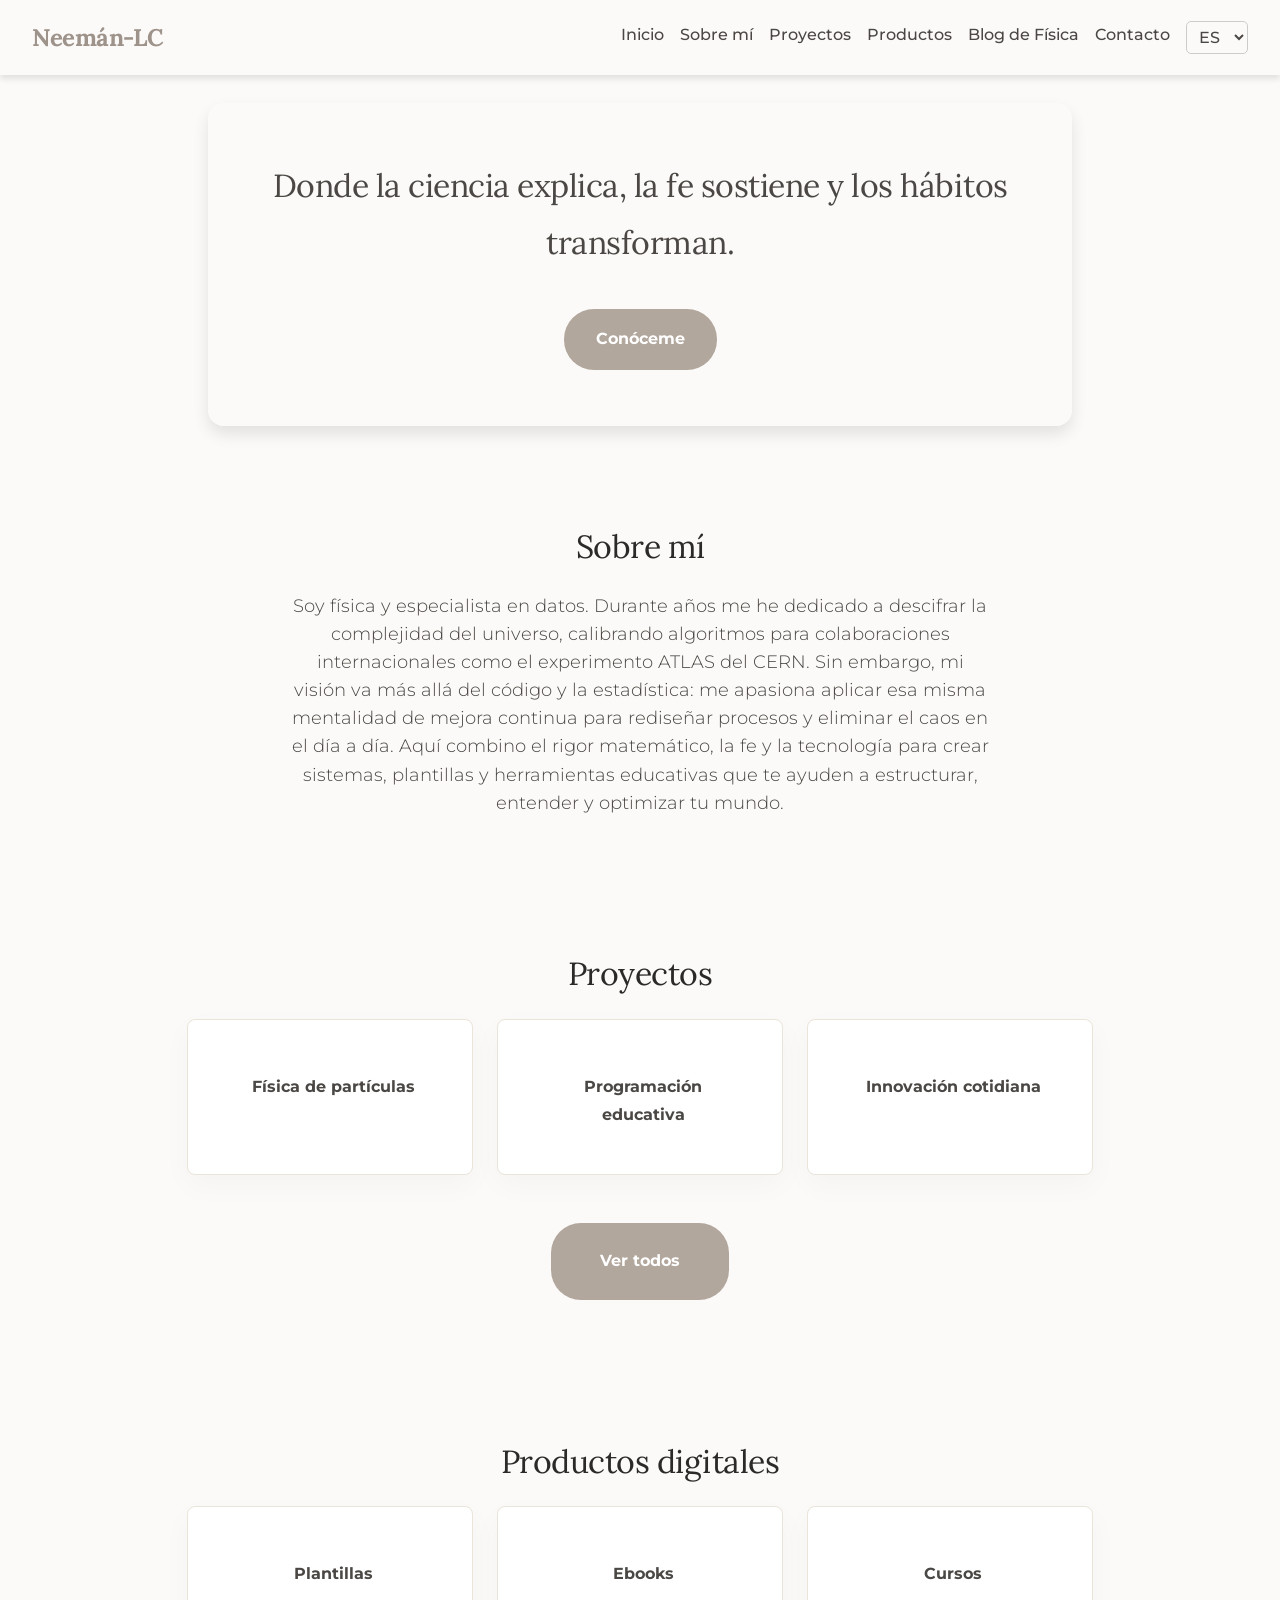
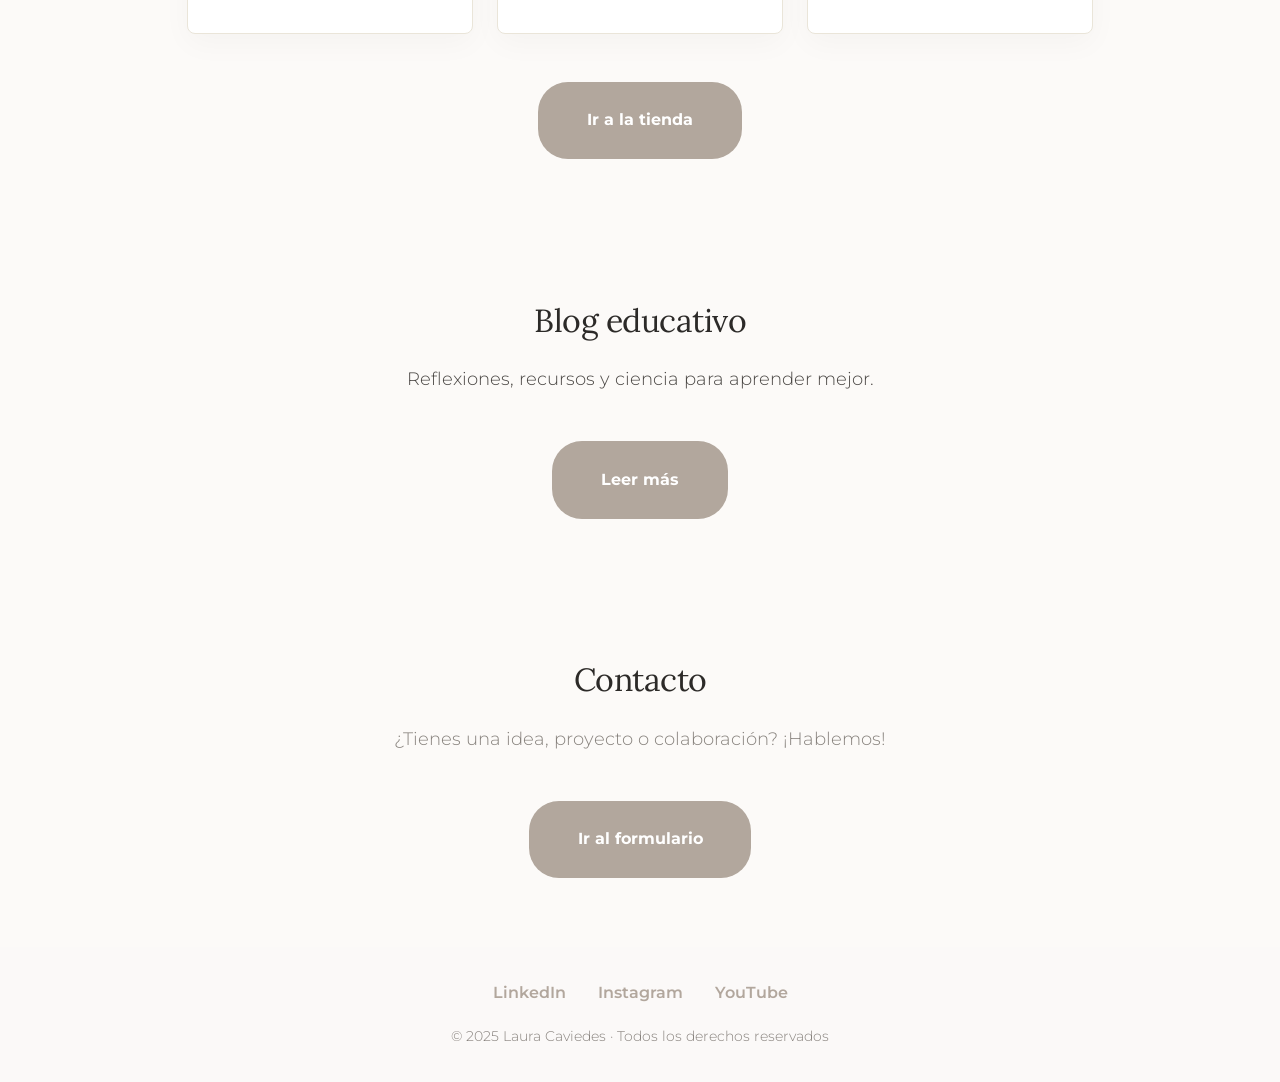
<file: index.html>
<!DOCTYPE html>
<html lang="es">
<head>
  <meta charset="UTF-8" />
  <meta name="viewport" content="width=device-width, initial-scale=1.0" />
  <title>Laura Caviedes</title>
  <link rel="stylesheet" href="CSS/style.css">
  <link rel="stylesheet" href="CSS/normalize.css">
  <link rel="icon" type="image/png" href="favicon.png" />
</head>
<body>
  <div id="navbar"></div>

  <header id="hero" class="hero">
    <div class="hero-content">
      <h1>Donde la ciencia explica, la fe sostiene y los hábitos transforman.</h1>
      <a href="#sobre-mi" class="btn-scroll">Conóceme</a>
    </div>
  </header>

  <section id="sobre-mi" class="section">
    <h2>Sobre mí</h2>
    <p>Soy física y especialista en datos. Durante años me he dedicado a descifrar la complejidad del universo, calibrando algoritmos para colaboraciones internacionales como el experimento ATLAS del CERN. Sin embargo, mi visión va más allá del código y la estadística: me apasiona aplicar esa misma mentalidad de mejora continua para rediseñar procesos y eliminar el caos en el día a día. Aquí combino el rigor matemático, la fe y la tecnología para crear sistemas, plantillas y herramientas educativas que te ayuden a estructurar, entender y optimizar tu mundo.</p>
    <!--<a href="sobre-mi.html" class="btn">Ver más</a> -->
  </section>

  <section id="proyectos" class="section">
    <h2>Proyectos</h2>
    <div class="card-container">
      <div class="card"><a href="navegador/proyectos.html#fisica" class="btn-card"> Física de partículas </a> </div>
      <div class="card"><a href="navegador/proyectos.html#simulaciones" class="btn-card"> Programación educativa </a> </div>
      <div class="card"><a href="navegador/proyectos.html#aplicada" class="btn-card"> Innovación cotidiana </a> </div>
    </div>
    <a href="navegador/proyectos.html" class="btn">Ver todos</a>
  </section>

  <section id="productos" class="section">
    <h2>Productos digitales</h2>
    <div class="card-container">
      <div class="card"><a href="navegador/productos.html" class="btn-card">Plantillas</a></div>
      <div class="card"><a href="navegador/productos.html" class="btn-card">Ebooks</a></div>
      <div class="card"><a href="navegador/productos.html" class="btn-card">Cursos</a></div>
    </div>
    <a href="navegador/productos.html" class="btn">Ir a la tienda</a>
  </section>

  <section id="blog" class="section">
    <h2>Blog educativo</h2>
    <p>Reflexiones, recursos y ciencia para aprender mejor.</p>
    <a href="navegador/blog.html" class="btn">Leer más</a>
  </section>

  <!-- <section id="ciencia-biblia" class="section">
    <h2>Ciencia y Biblia</h2>
    <p>Exploraciones científicas con base bíblica. Conecta fe y razón.</p>
    <a href="navegador/ciencia-biblia.html" class="btn">Explorar</a>
  </section> -->

  <section id="contacto" class="section ">
    <h2>Contacto</h2>
    <p class="subtitle">¿Tienes una idea, proyecto o colaboración? ¡Hablemos!</p>
    <div id="contacto-formulario" class="contacto-form">
      <div id="formulario"></div>
      <p style="margin-top: 1rem; font-style: italic; display: none;" id="mensaje-confirmacion">
        ¡Gracias por escribirme! Te responderé pronto con todo el gusto.
      </p>
    </div>
    <a class="btn btn-toggle" onclick="toggleFormulario('contacto-formulario')">Ir al formulario</a>
  </section>

  <footer class="footer">
    <div class="social-links">
      <a href="#">LinkedIn</a>
      <a href="#">Instagram</a>
      <a href="#">YouTube</a>
    </div>
    <div class="footer-note">© 2025 Laura Caviedes · Todos los derechos reservados</div>
  </footer>
  <script>
    const ROOT_PATH = "./";
  </script>
  <script src="main.js"></script>
</body>
</html>
</file>
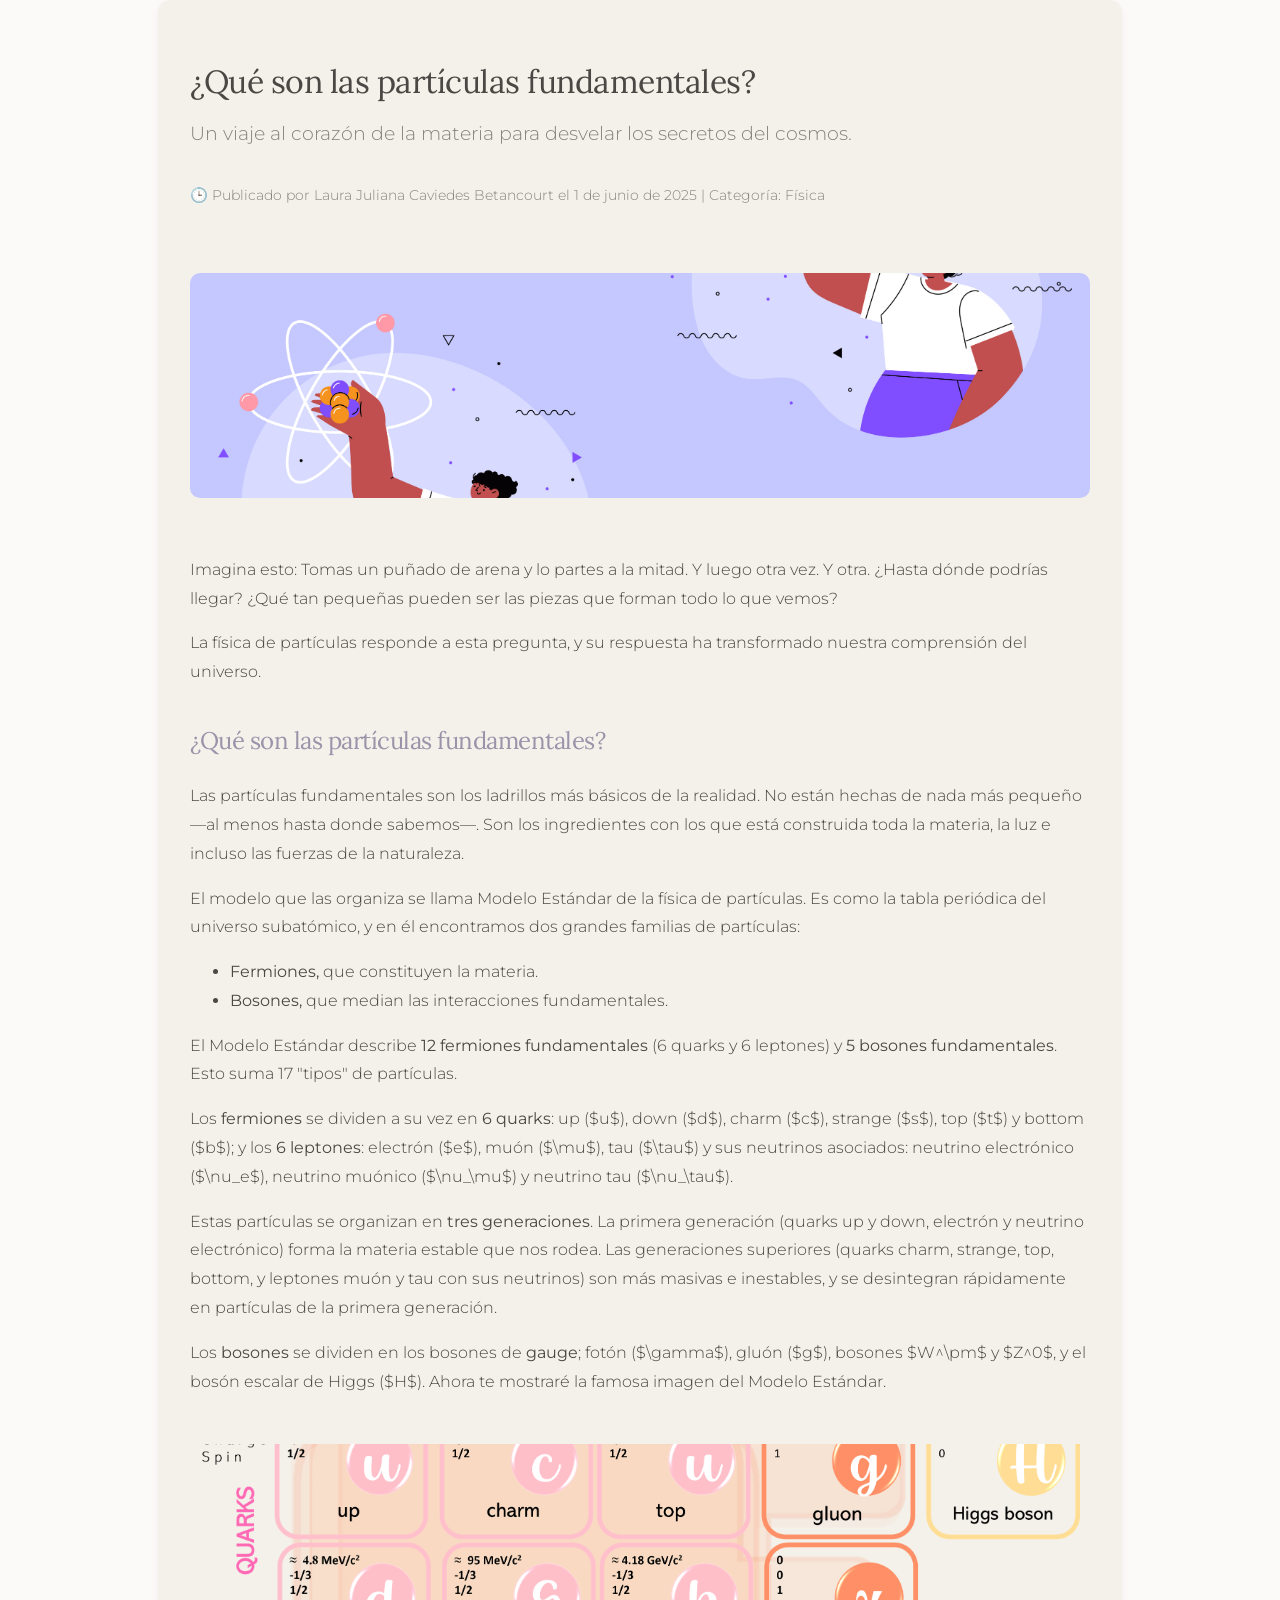
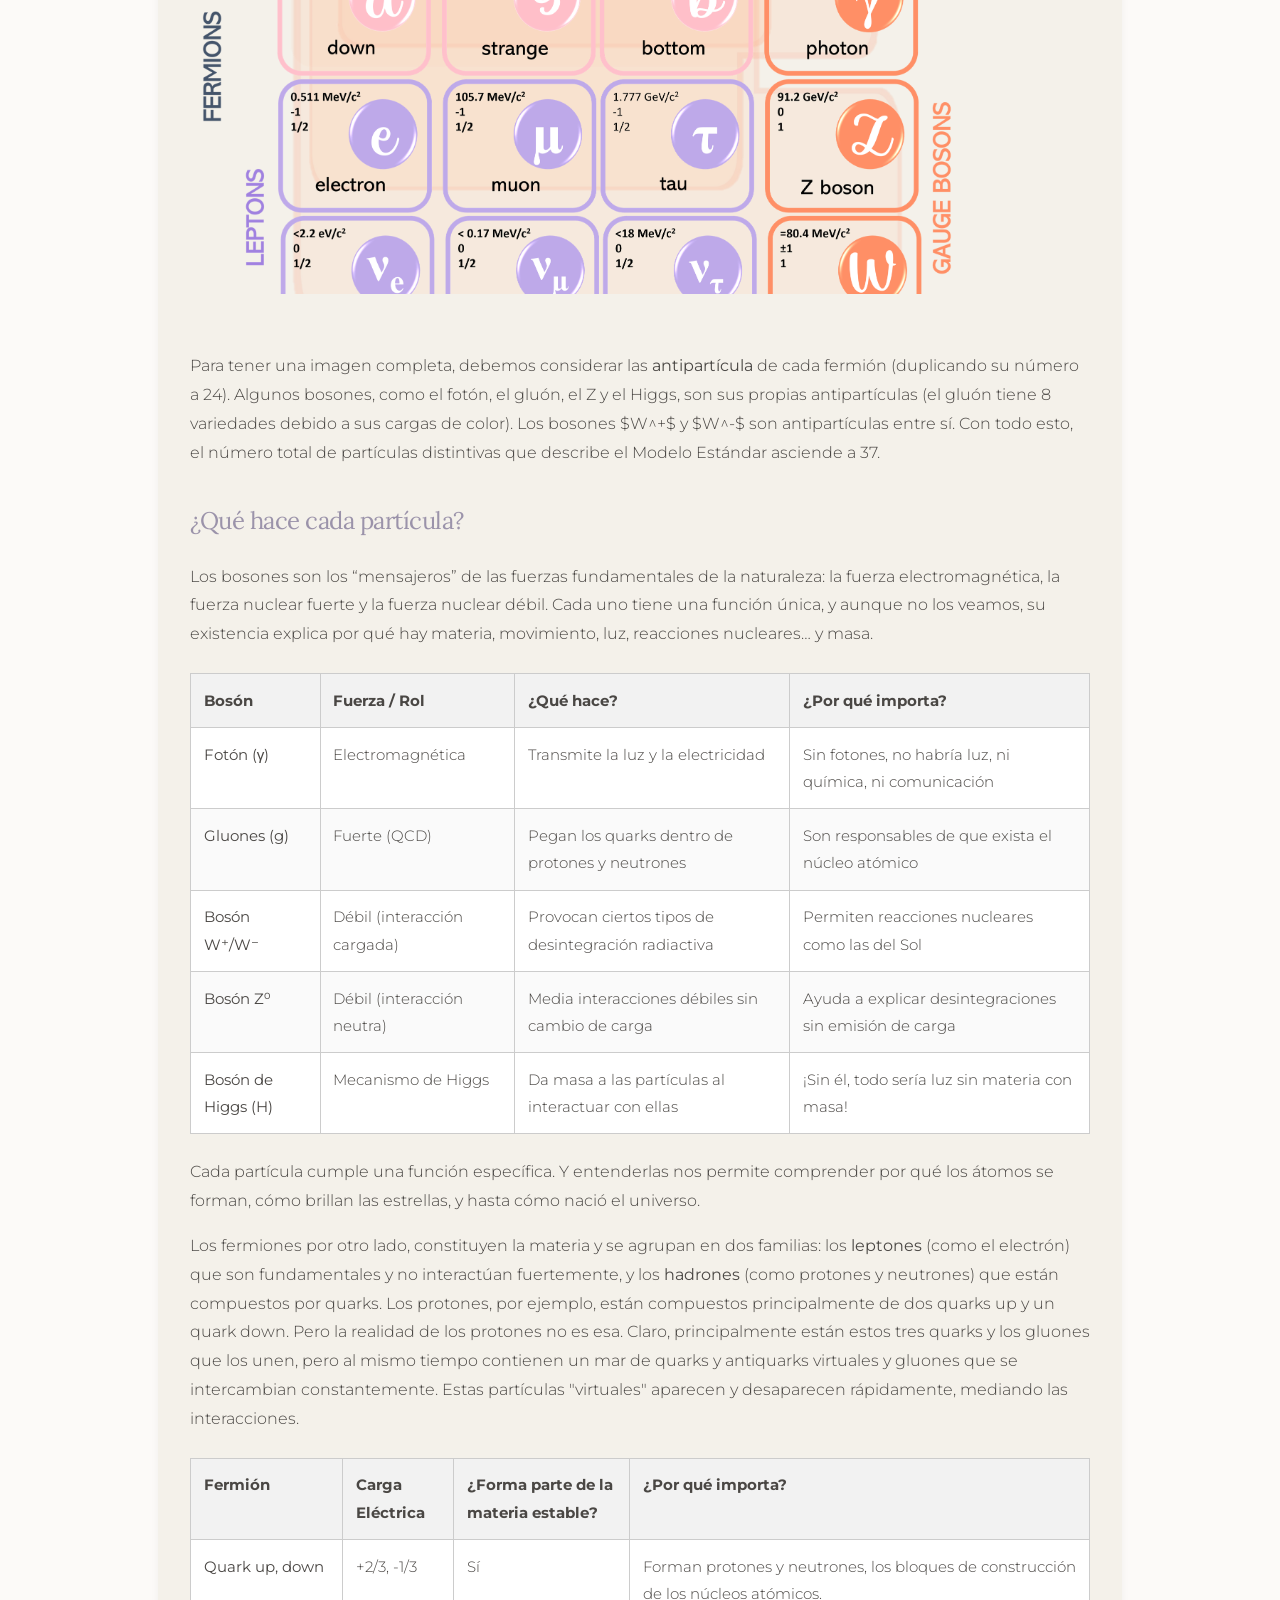
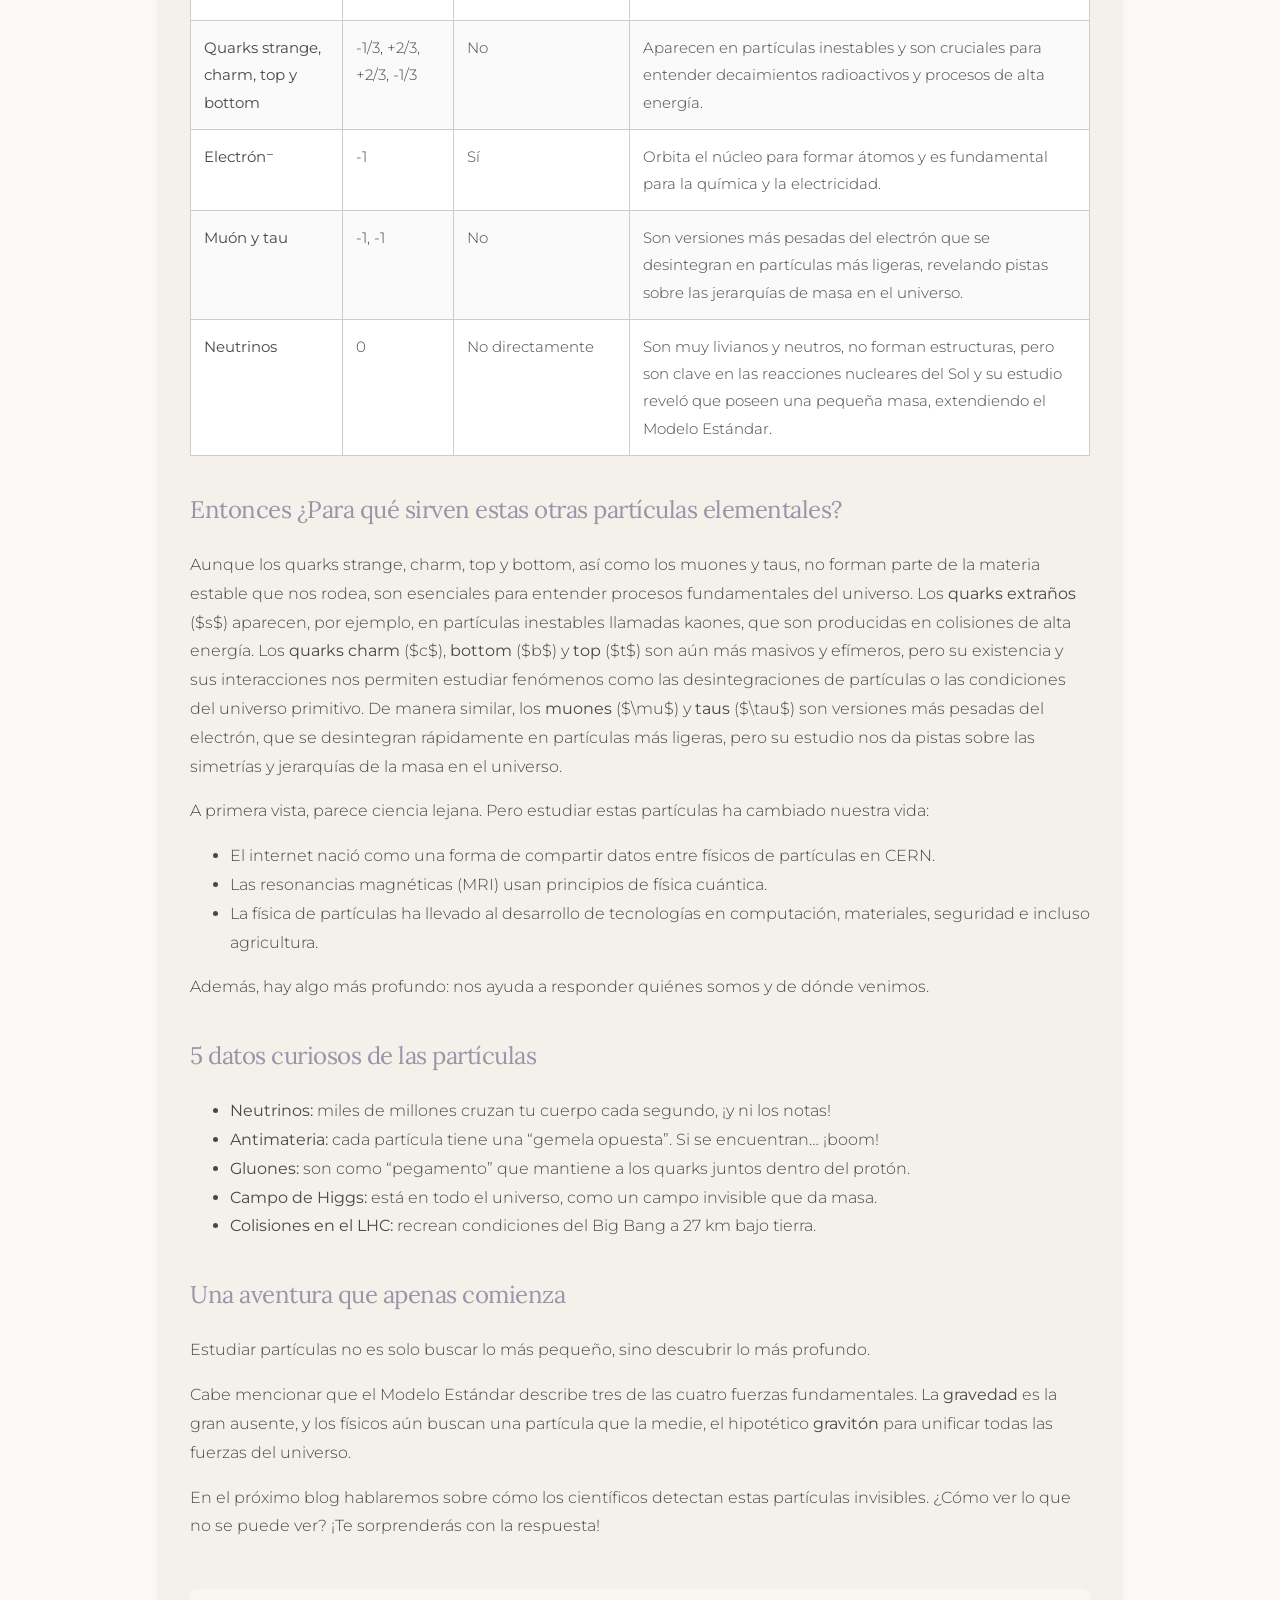
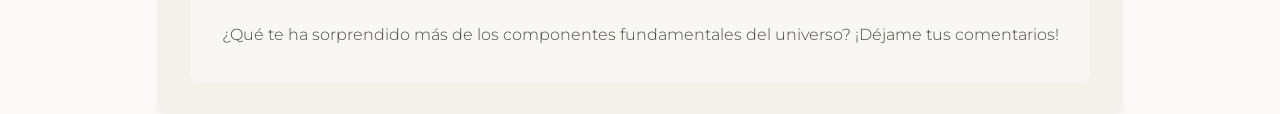
<file: Articles-blog/articulo1.html>
<!DOCTYPE html>
<html lang="es">
<head>
  <meta charset="UTF-8" />
  <meta name="viewport" content="width=device-width, initial-scale=1.0" />
  <title>Artículo - Blog de Laura Juliana Caviedes Betancourt</title>
  <link rel="stylesheet" href="../CSS/style.css" /> 
  <link rel="stylesheet" href="../CSS/normalize.css">
</head>
<body>
  <div id="navbar"></div> 
  <article>
    <h1>¿Qué son las partículas fundamentales?</h1>
    <p class="subtitle">Un viaje al corazón de la materia para desvelar los secretos del cosmos.</p>
    <div class="meta">
      🕒 Publicado por Laura Juliana Caviedes Betancourt el 1 de junio de 2025 | Categoría: Física 
    </div>

    <img src="../img/img_article_1.png" alt="Imagen destacada" class="featured-img" />

    <p>
      Imagina esto: Tomas un puñado de arena y lo partes a la mitad. Y luego otra vez. Y otra. ¿Hasta dónde podrías llegar? ¿Qué tan pequeñas pueden ser las piezas que forman todo lo que vemos?
    </p>
    <p>
      La física de partículas responde a esta pregunta, y su respuesta ha transformado nuestra comprensión del universo.
    </p>

    <h2>¿Qué son las partículas fundamentales?</h2>
    <p>
      Las partículas fundamentales son los ladrillos más básicos de la realidad. No están hechas de nada más pequeño —al menos hasta donde sabemos—. Son los ingredientes con los que está construida toda la materia, la luz e incluso las fuerzas de la naturaleza.
    </p>
    <p>
      El modelo que las organiza se llama Modelo Estándar de la física de partículas. Es como la tabla periódica del universo subatómico, y en él encontramos dos grandes familias de partículas:
    </p>
    <ul>
      <li><strong>Fermiones,</strong> que constituyen la materia.</li>
      <li><strong>Bosones,</strong> que median las interacciones fundamentales.</li>
    </ul>
    <p>
      El Modelo Estándar describe <strong>12 fermiones fundamentales</strong> (6 quarks y 6 leptones) y <strong>5 bosones fundamentales</strong>. Esto suma 17 "tipos" de partículas.
    </p>
    <p>
      Los <strong>fermiones</strong> se dividen a su vez en <strong>6 quarks</strong>: up ($u$), down ($d$), charm ($c$), strange ($s$), top ($t$) y bottom ($b$);
      y los <strong>6 leptones</strong>: electrón ($e$), muón ($\mu$), tau ($\tau$) y sus neutrinos asociados: neutrino electrónico ($\nu_e$), neutrino muónico ($\nu_\mu$) y neutrino tau ($\nu_\tau$).
    </p>
    <p>
      Estas partículas se organizan en <strong>tres generaciones</strong>. La primera generación (quarks up y down, electrón y neutrino electrónico) forma la materia estable que nos rodea. Las generaciones superiores (quarks charm, strange, top, bottom, y leptones muón y tau con sus neutrinos) son más masivas e inestables, y se desintegran rápidamente en partículas de la primera generación.
    </p>

    <p>
      Los <strong>bosones</strong> se dividen en los bosones de <strong>gauge</strong>; fotón ($\gamma$), gluón ($g$), bosones $W^\pm$ y $Z^0$, y el bosón escalar de Higgs ($H$). 
      Ahora te mostraré la famosa imagen del Modelo Estándar.
    </p>

    <img src="../img/SM_article_1.png" alt="Imagen destacada" class="featured-img" />    

    <p>
      Para tener una imagen completa, debemos considerar las <strong>antipartícula</strong> de cada fermión (duplicando su número a 24). Algunos bosones, como el fotón, el gluón, el Z y el Higgs, son sus propias antipartículas (el gluón tiene 8 variedades debido a sus cargas de color). Los bosones $W^+$ y $W^-$ son antipartículas entre sí. Con todo esto, el número total de partículas distintivas que describe el Modelo Estándar asciende a 37.
    </p>
    <h2>¿Qué hace cada partícula?</h2>
    <p>
      Los bosones son los “mensajeros” de las fuerzas fundamentales de la naturaleza: la fuerza electromagnética, la fuerza nuclear fuerte y la fuerza nuclear débil. Cada uno tiene una función única, y aunque no los veamos, su existencia explica 
      por qué hay materia, movimiento, luz, reacciones nucleares… y masa.
    </p>
    <div class="tabla-scroll">
      <table class="tabla-bosones">
        <thead>
          <tr>
            <th>Bosón</th>
            <th>Fuerza / Rol</th>
            <th>¿Qué hace?</th>
            <th>¿Por qué importa?</th>
          </tr>
        </thead>
        <tbody>
          <tr>
            <td><strong>Fotón (γ)</strong></td>
            <td>Electromagnética</td>
            <td>Transmite la luz y la electricidad</td>
            <td>Sin fotones, no habría luz, ni química, ni comunicación</td>
          </tr>
          <tr>
            <td><strong>Gluones (g)</strong></td>
            <td>Fuerte (QCD)</td>
            <td>Pegan los quarks dentro de protones y neutrones</td>
            <td>Son responsables de que exista el núcleo atómico</td>
          </tr>
          <tr>
            <td><strong>Bosón W⁺/W⁻</strong></td>
            <td>Débil (interacción cargada)</td>
            <td>Provocan ciertos tipos de desintegración radiactiva</td>
            <td>Permiten reacciones nucleares como las del Sol</td>
          </tr>
          <tr>
            <td><strong>Bosón Z⁰</strong></td>
            <td>Débil (interacción neutra)</td>
            <td>Media interacciones débiles sin cambio de carga</td>
            <td>Ayuda a explicar desintegraciones sin emisión de carga</td>
          </tr>
          <tr>
            <td><strong>Bosón de Higgs (H)</strong></td>
            <td>Mecanismo de Higgs</td>
            <td>Da masa a las partículas al interactuar con ellas</td>
            <td>¡Sin él, todo sería luz sin materia con masa!</td>
          </tr>
        </tbody>
      </table>
    </div>

    <p>
      Cada partícula cumple una función específica. Y entenderlas nos permite comprender por qué los átomos se forman, cómo brillan las estrellas, y hasta cómo nació el universo. 
    </p>
      Los fermiones por otro lado, constituyen la materia y se agrupan en dos familias: los <strong>leptones</strong> (como el electrón) que son fundamentales y no interactúan fuertemente, y los <strong>hadrones</strong> (como protones y neutrones) que están compuestos por quarks. Los protones, por ejemplo, están compuestos principalmente de dos quarks up y un quark down.
      Pero la realidad de los protones no es esa. Claro, principalmente están estos tres quarks y los gluones que los unen, pero al mismo tiempo contienen
      un mar de quarks y antiquarks virtuales y gluones que se intercambian constantemente. Estas partículas "virtuales" aparecen y desaparecen rápidamente, mediando las interacciones. 
    </p>

    <div class="tabla-scroll">
      <table class="tabla-bosones">
        <thead>
          <tr>
            <th>Fermión</th>
            <th>Carga Eléctrica</th>
            <th>¿Forma parte de la materia estable?</th>
            <th>¿Por qué importa?</th>
          </tr>
        </thead>
        <tbody>
          <tr>
            <td><strong>Quark up, down</strong></td>
            <td>+2/3, -1/3</td>
            <td>Sí</td>
            <td>Forman protones y neutrones, los bloques de construcción de los núcleos atómicos.</td>
          </tr>
          <tr>
            <td><strong>Quarks strange, charm, top y bottom</strong></td>
            <td>-1/3, +2/3, +2/3, -1/3</td>
            <td>No</td>
            <td>Aparecen en partículas inestables y son cruciales para entender decaimientos radioactivos y procesos de alta energía.</td>
          </tr>
          <tr>
            <td><strong>Electrón⁻</strong></td>
            <td>-1</td>
            <td>Sí</td>
            <td>Orbita el núcleo para formar átomos y es fundamental para la química y la electricidad.</td>
          </tr>
          <tr>
            <td><strong>Muón y tau</strong></td>
            <td>-1, -1</td>
            <td>No</td>
            <td>Son versiones más pesadas del electrón que se desintegran en partículas más ligeras, revelando pistas sobre las jerarquías de masa en el universo.</td>
          </tr>
          <tr>
            <td><strong>Neutrinos</strong></td>
            <td>0</td>
            <td>No directamente</td>
            <td>Son muy livianos y neutros, no forman estructuras, pero son clave en las reacciones nucleares del Sol y su estudio reveló que poseen una pequeña masa, extendiendo el Modelo Estándar.</td>
          </tr>
        </tbody>
      </table>
    </div>

    <h2>Entonces ¿Para qué sirven estas otras partículas elementales?</h2>
    
    <p>
      Aunque los quarks strange, charm, top y bottom, así como los muones y taus, no forman parte de la materia estable que nos rodea, son esenciales para entender procesos fundamentales del universo. Los <strong>quarks extraños</strong> ($s$) aparecen, por ejemplo, en partículas inestables llamadas kaones, que son producidas en colisiones de alta energía. Los <strong>quarks charm</strong> ($c$), <strong>bottom</strong> ($b$) y <strong>top</strong> ($t$) son aún más masivos y efímeros, pero su existencia y sus interacciones nos permiten estudiar fenómenos como las desintegraciones de partículas o las condiciones del universo primitivo. De manera similar, los <strong>muones</strong> ($\mu$) y <strong>taus</strong> ($\tau$) son versiones más pesadas del electrón, que se desintegran rápidamente en partículas más ligeras, pero su estudio nos da pistas sobre las simetrías y jerarquías de la masa en el universo.
    </p>
    <p>
      A primera vista, parece ciencia lejana. Pero estudiar estas partículas ha cambiado nuestra vida:
    </p>
    <ul>
      <li>El internet nació como una forma de compartir datos entre físicos de partículas en CERN.</li>
      <li>Las resonancias magnéticas (MRI) usan principios de física cuántica.</li>
      <li>La física de partículas ha llevado al desarrollo de tecnologías en computación, materiales, seguridad e incluso agricultura.</li>
    </ul>
    <p>
      Además, hay algo más profundo: nos ayuda a responder quiénes somos y de dónde venimos.
    </p>

    <h2>5 datos curiosos de las partículas</h2>
    <ul>
      <li><strong>Neutrinos:</strong> miles de millones cruzan tu cuerpo cada segundo, ¡y ni los notas!</li>
      <li><strong>Antimateria:</strong> cada partícula tiene una “gemela opuesta”. Si se encuentran… ¡boom!</li>
      <li><strong>Gluones:</strong> son como “pegamento” que mantiene a los quarks juntos dentro del protón.</li>
      <li><strong>Campo de Higgs:</strong> está en todo el universo, como un campo invisible que da masa.</li>
      <li><strong>Colisiones en el LHC:</strong> recrean condiciones del Big Bang a 27 km bajo tierra.</li>
    </ul>

    <h2>Una aventura que apenas comienza</h2>
    <p>
      Estudiar partículas no es solo buscar lo más pequeño, sino descubrir lo más profundo.
    </p>
    <p>
      Cabe mencionar que el Modelo Estándar describe tres de las cuatro fuerzas fundamentales. La <strong>gravedad</strong> es la gran ausente, y los físicos aún buscan una partícula que la medie, el hipotético <strong>gravitón</strong> para unificar todas las fuerzas del universo.
    </p>
    <p>
      En el próximo blog hablaremos sobre cómo los científicos detectan estas partículas invisibles. ¿Cómo ver lo que no se puede ver? ¡Te sorprenderás con la respuesta!
    </p>


    <div class="cta">
      <p>¿Qué te ha sorprendido más de los componentes fundamentales del universo? ¡Déjame tus comentarios!</p>
    </div>
  </article>
</body>
</html>
</file>
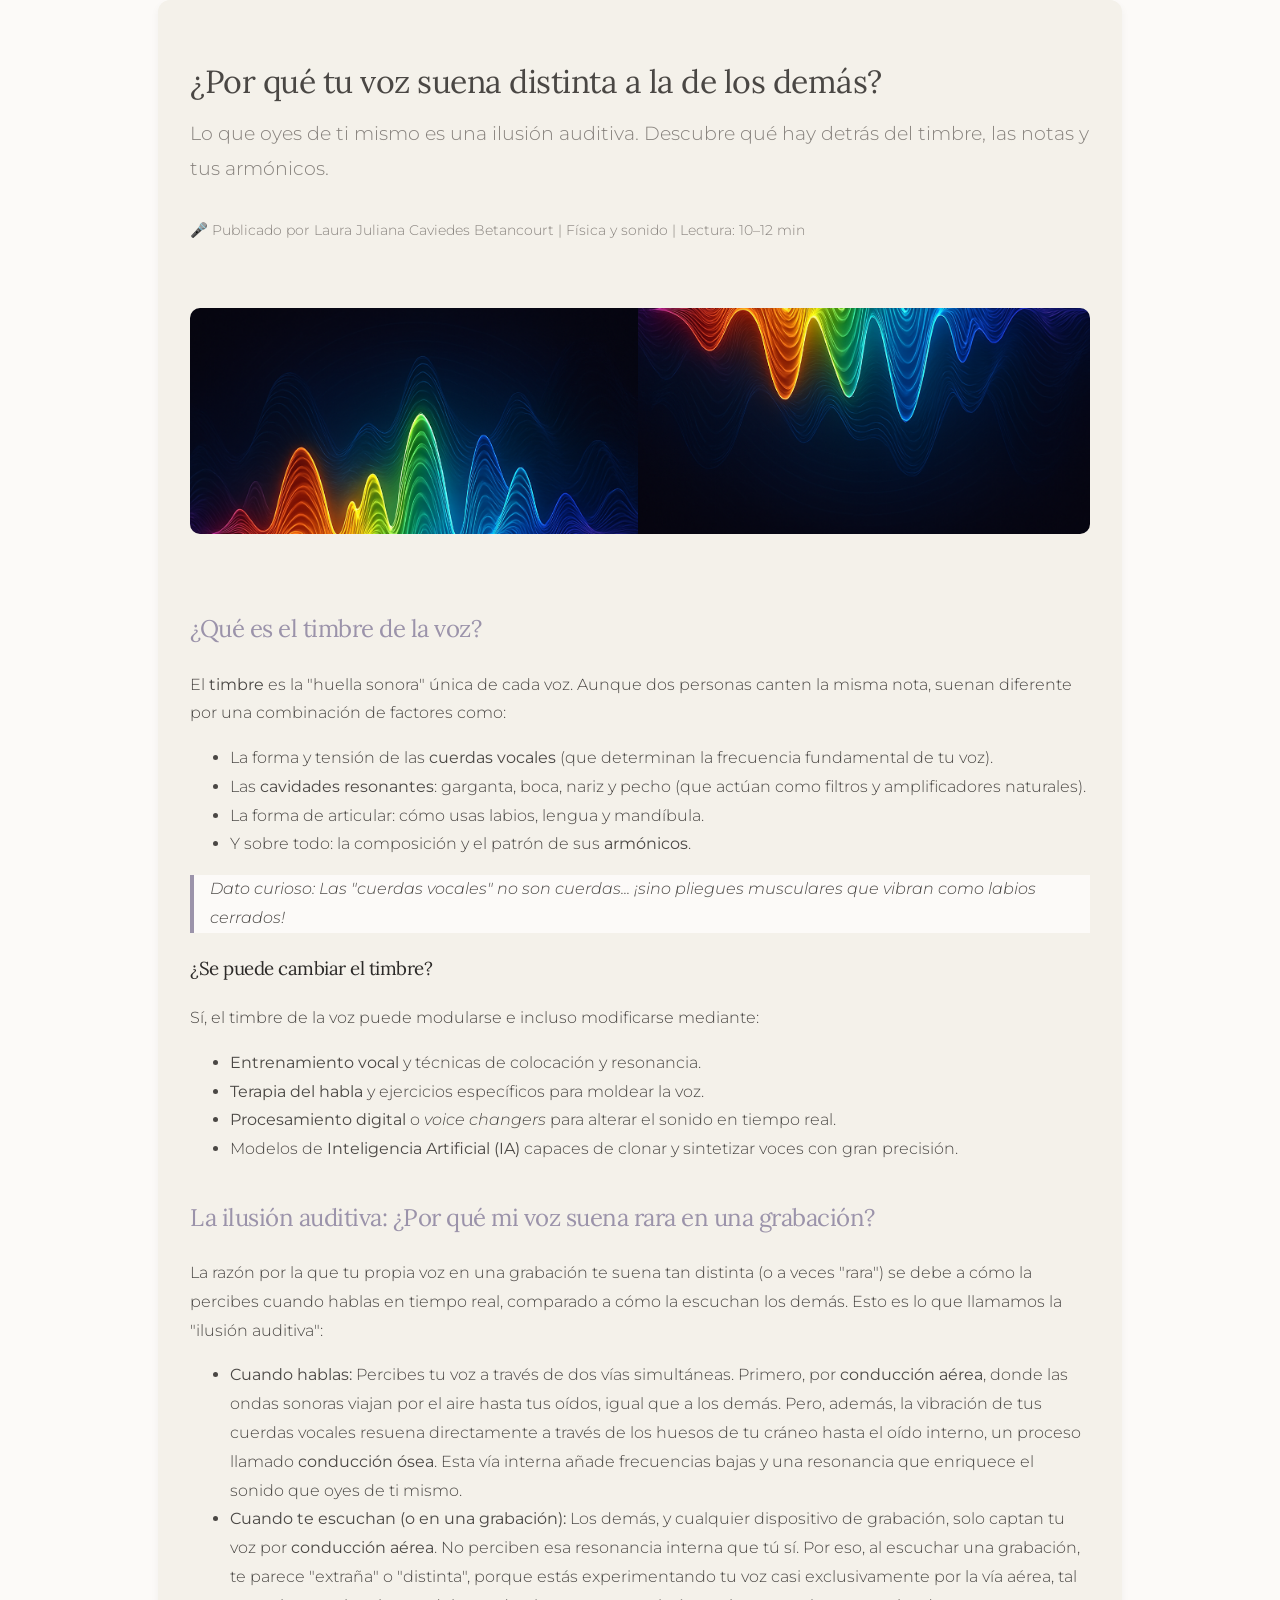
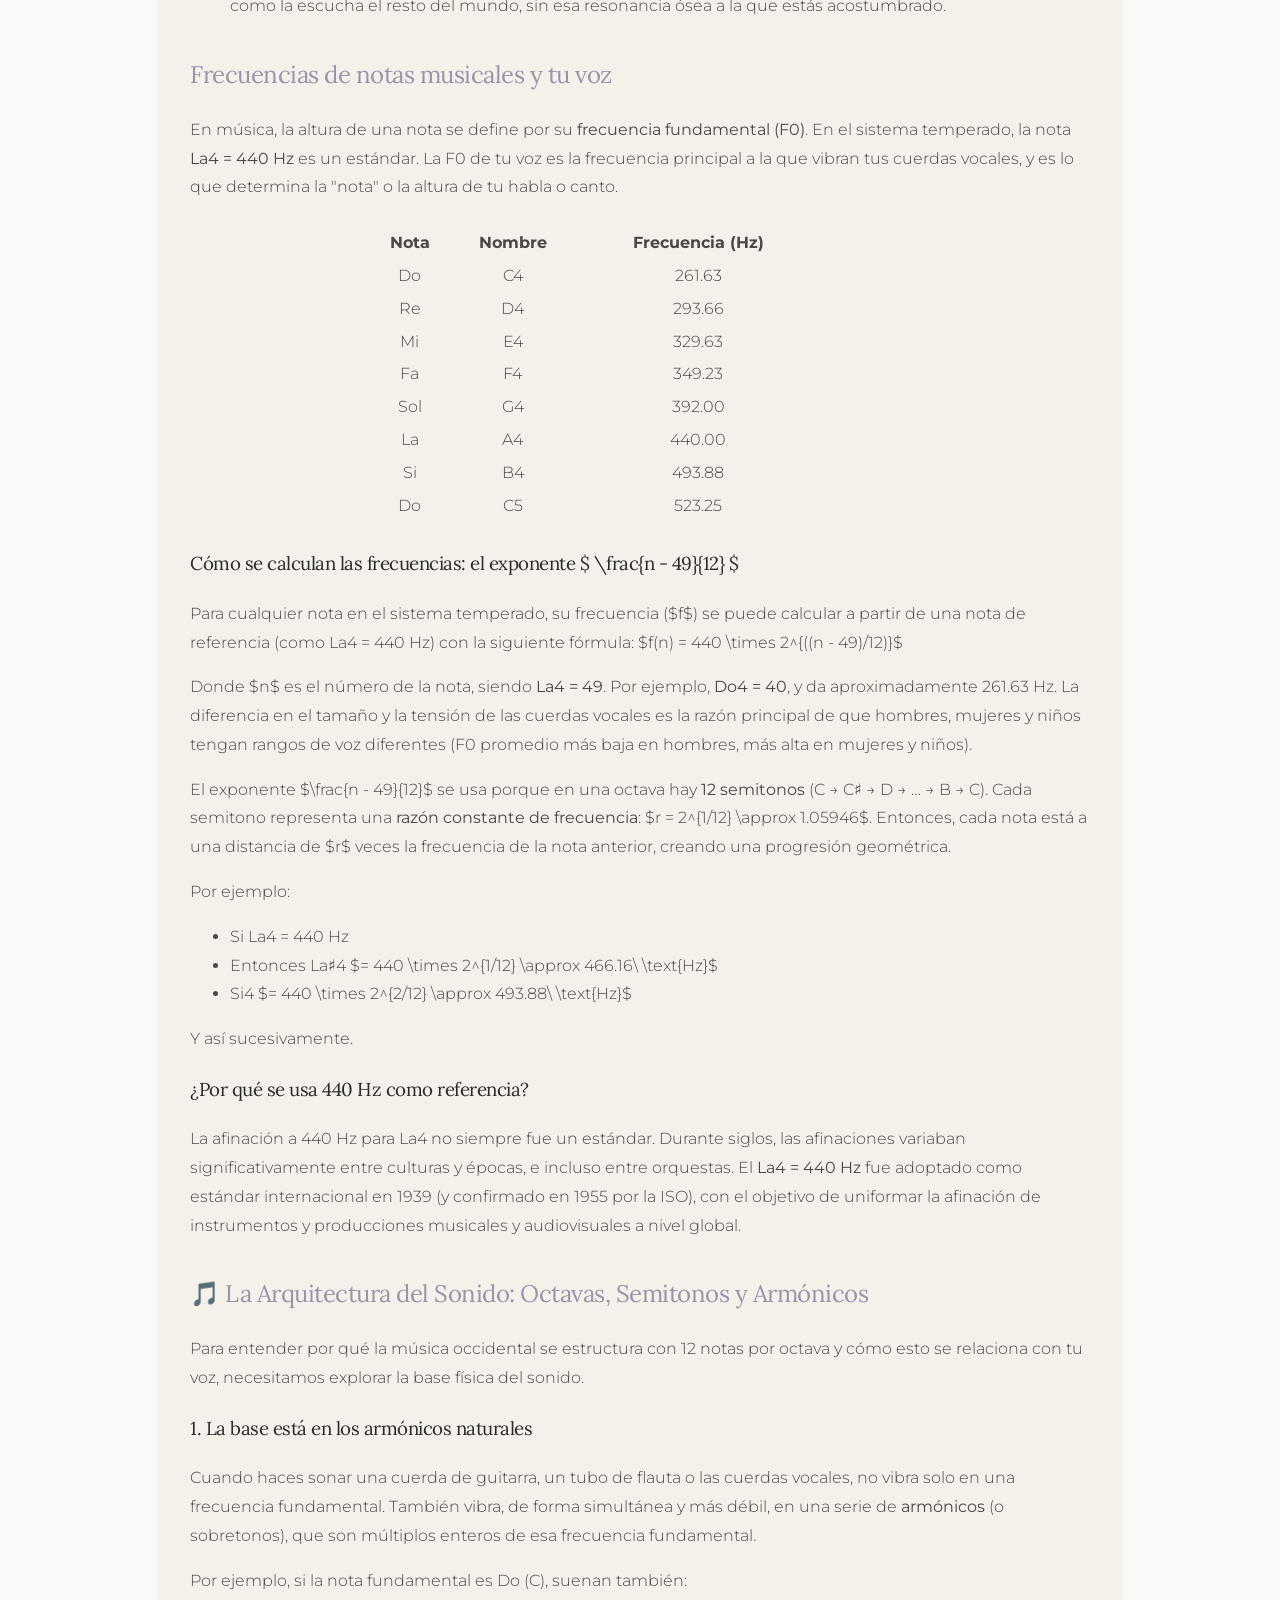
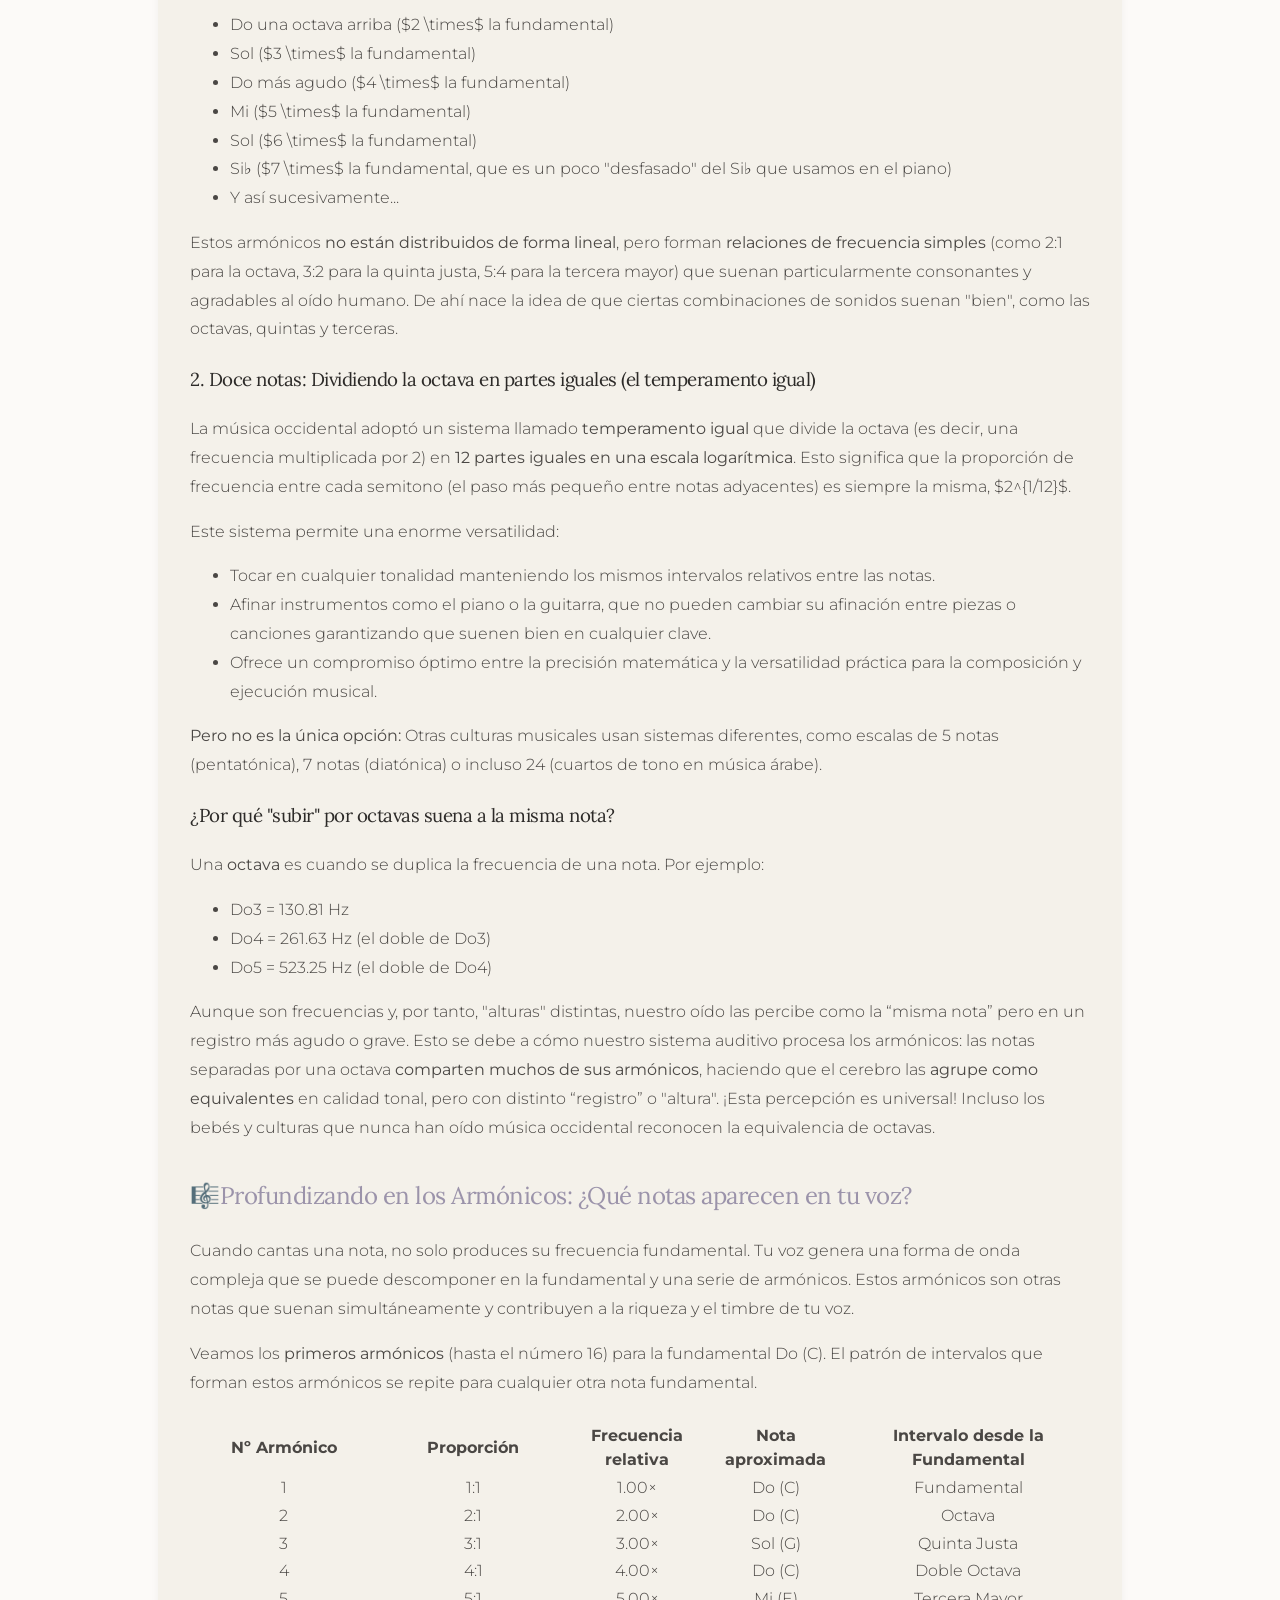
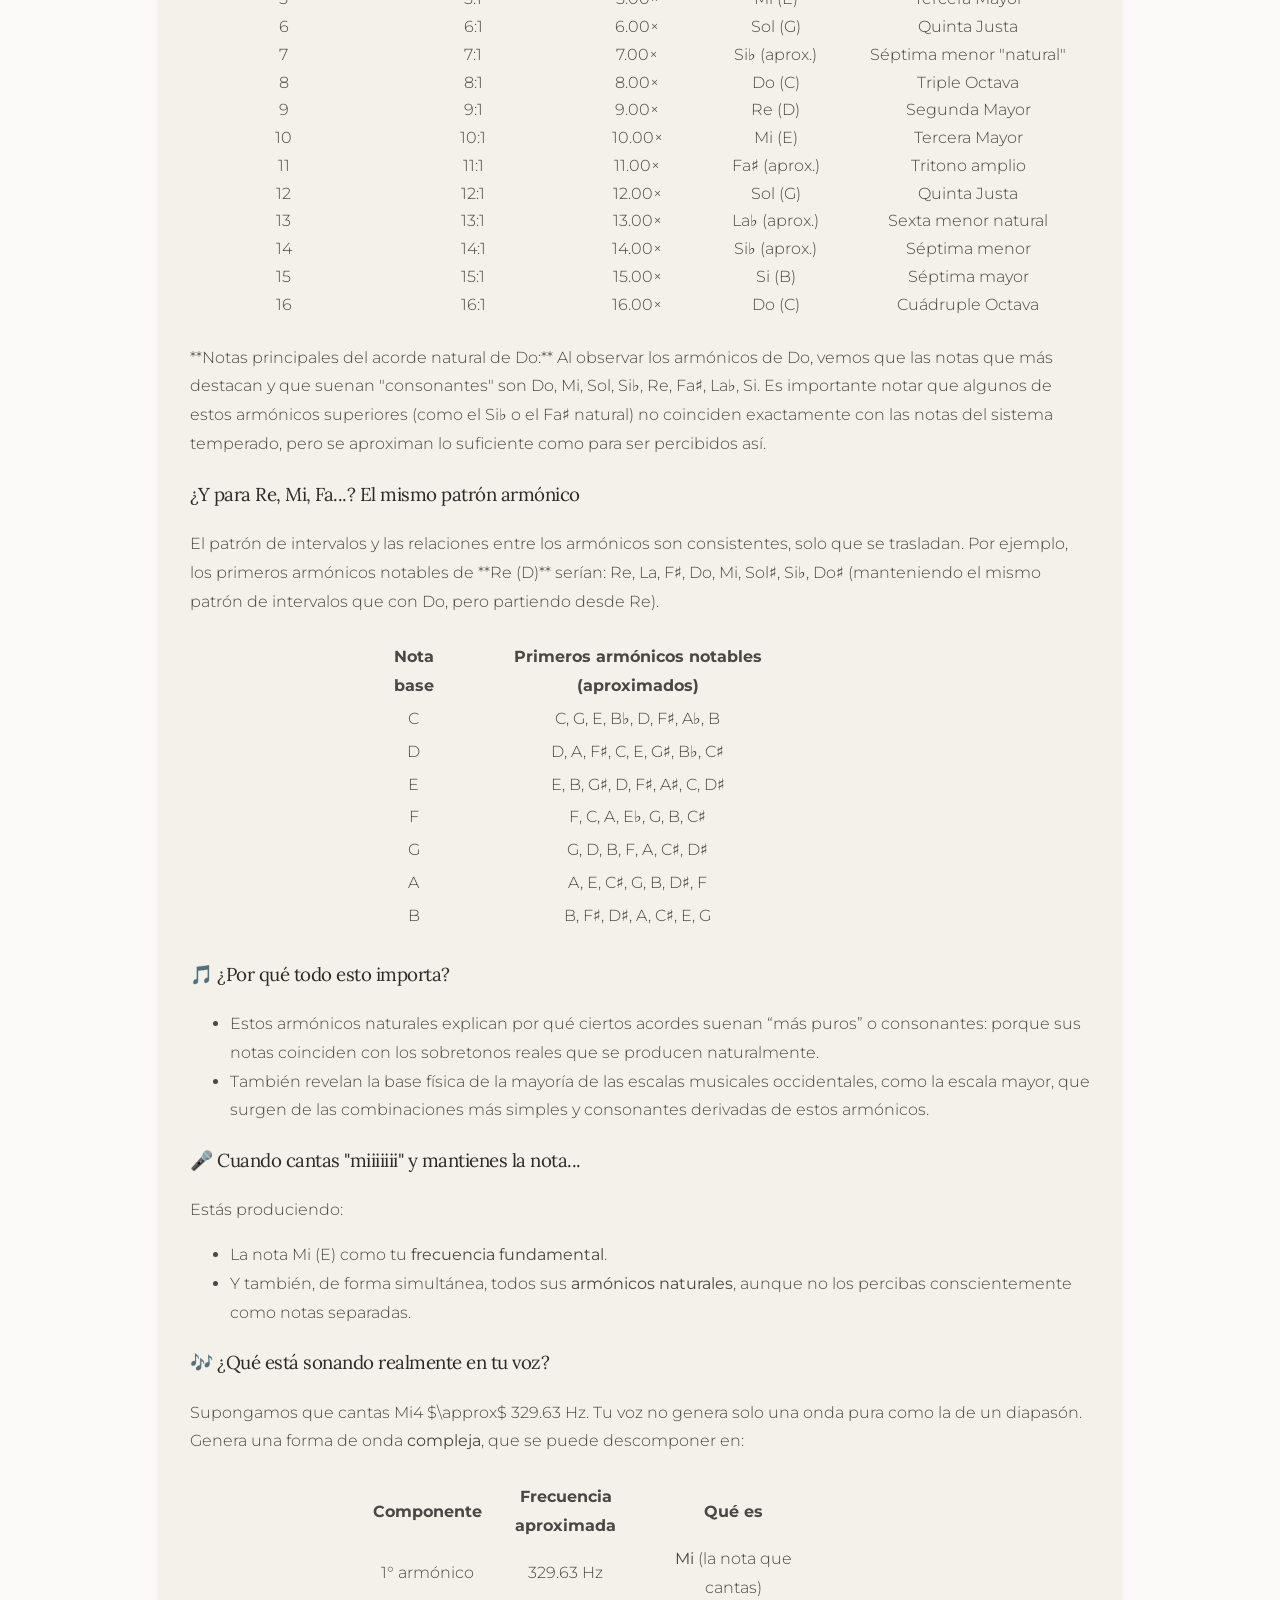
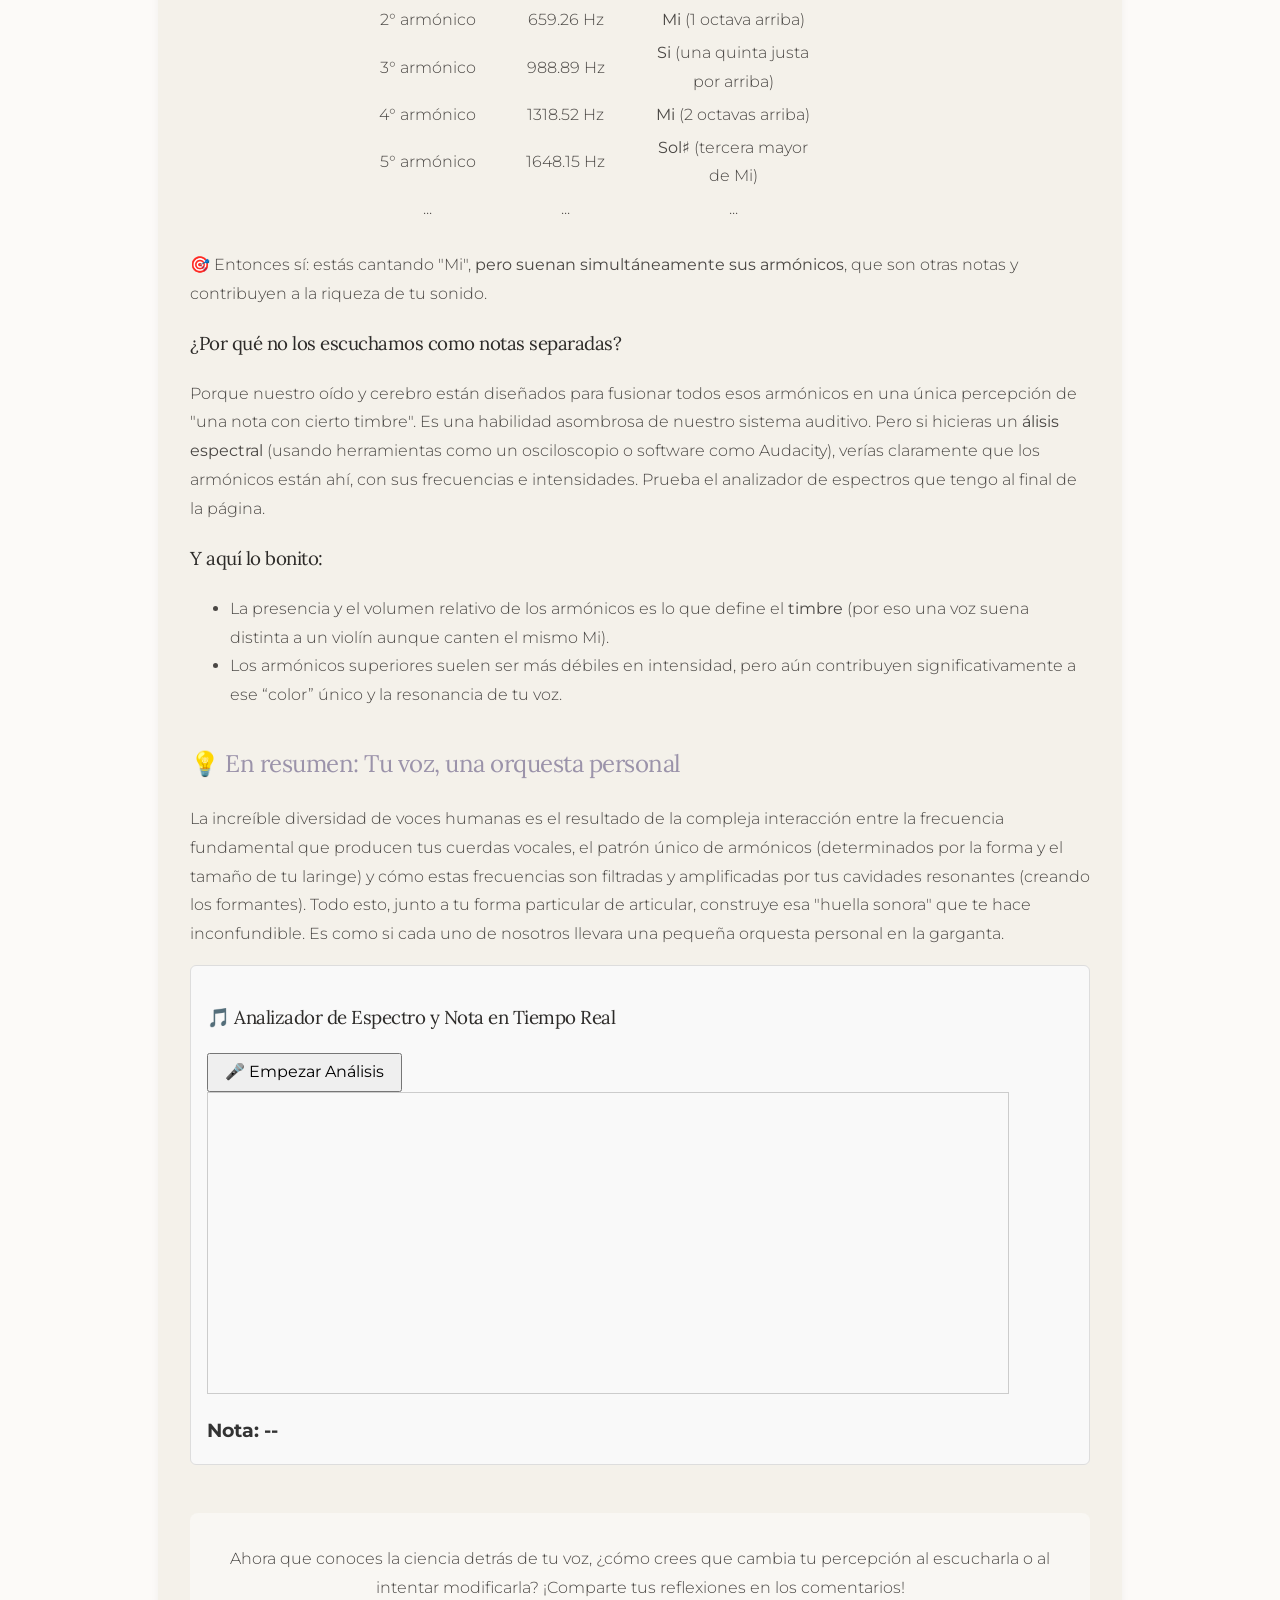
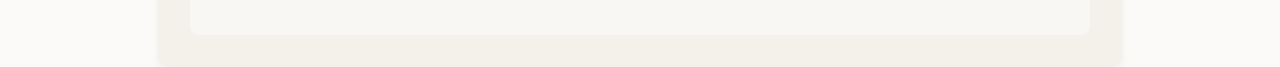
<file: Articles-blog/articulo2.html>
<!DOCTYPE html>
<html lang="es">
<head>
  <meta charset="UTF-8" />
  <meta name="viewport" content="width=device-width, initial-scale=1.0" />
  <title>Artículo - Blog de Laura Juliana Caviedes Betancourt</title>
  <link rel="stylesheet" href="../CSS/style.css" /> 
  <link rel="stylesheet" href="../CSS/normalize.css">
</head>
<body>
  <article>
    <h1>¿Por qué tu voz suena distinta a la de los demás?</h1>
    <p class="subtitle">Lo que oyes de ti mismo es una ilusión auditiva. Descubre qué hay detrás del timbre, las notas y tus armónicos.</p>
    <div class="meta">🎤 Publicado por Laura Juliana Caviedes Betancourt | Física y sonido | Lectura: 10–12 min</div> 
    <img src="../img/img_article_2.png" alt="Imagen destacada" class="featured-img" />
    <h2>¿Qué es el timbre de la voz?</h2>
    <p>
      El <strong>timbre</strong> es la "huella sonora" única de cada voz. Aunque dos personas canten la misma nota, suenan diferente por una combinación de factores como:
    </p>
    <ul>
      <li>La forma y tensión de las <strong>cuerdas vocales</strong> (que determinan la frecuencia fundamental de tu voz).</li>
      <li>Las <strong>cavidades resonantes</strong>: garganta, boca, nariz y pecho (que actúan como filtros y amplificadores naturales).</li>
      <li>La forma de articular: cómo usas labios, lengua y mandíbula.</li>
      <li>Y sobre todo: la composición y el patrón de sus <strong>armónicos</strong>.</li>
    </ul>
    <blockquote>
      Dato curioso: Las "cuerdas vocales" no son cuerdas... ¡sino pliegues musculares que vibran como labios cerrados!
    </blockquote>

    <h3>¿Se puede cambiar el timbre?</h3>
    <p>Sí, el timbre de la voz puede modularse e incluso modificarse mediante:</p>
    <ul>
      <li><strong>Entrenamiento vocal</strong> y técnicas de colocación y resonancia.</li>
      <li><strong>Terapia del habla</strong> y ejercicios específicos para moldear la voz.</li>
      <li><strong>Procesamiento digital</strong> o <em>voice changers</em> para alterar el sonido en tiempo real.</li>
      <li>Modelos de <strong>Inteligencia Artificial (IA)</strong> capaces de clonar y sintetizar voces con gran precisión.</li>
    </ul>

    <h2>La ilusión auditiva: ¿Por qué mi voz suena rara en una grabación?</h2>
    <p>
      La razón por la que tu propia voz en una grabación te suena tan distinta (o a veces "rara") se debe a cómo la percibes cuando hablas en tiempo real, comparado a cómo la escuchan los demás. Esto es lo que llamamos la "ilusión auditiva":
    </p>
    <ul>
      <li><strong>Cuando hablas:</strong> Percibes tu voz a través de dos vías simultáneas. Primero, por <strong>conducción aérea</strong>, donde las ondas sonoras viajan por el aire hasta tus oídos, igual que a los demás. Pero, además, la vibración de tus cuerdas vocales resuena directamente a través de los huesos de tu cráneo hasta el oído interno, un proceso llamado <strong>conducción ósea</strong>. Esta vía interna añade frecuencias bajas y una resonancia que enriquece el sonido que oyes de ti mismo.</li>
      <li><strong>Cuando te escuchan (o en una grabación):</strong> Los demás, y cualquier dispositivo de grabación, solo captan tu voz por <strong>conducción aérea</strong>. No perciben esa resonancia interna que tú sí. Por eso, al escuchar una grabación, te parece "extraña" o "distinta", porque estás experimentando tu voz casi exclusivamente por la vía aérea, tal como la escucha el resto del mundo, sin esa resonancia ósea a la que estás acostumbrado.</li>
    </ul>

    <h2>Frecuencias de notas musicales y tu voz</h2>
    <p>
      En música, la altura de una nota se define por su <strong>frecuencia fundamental (F0)</strong>. En el sistema temperado, la nota <strong>La4 = 440 Hz</strong> es un estándar. La F0 de tu voz es la frecuencia principal a la que vibran tus cuerdas vocales, y es lo que determina la "nota" o la altura de tu habla o canto.
    </p>
    <div class="tabla-scroll">
      <table class="tabla-voces">
        <thead>
          <tr><th>Nota</th><th>Nombre</th><th>Frecuencia (Hz)</th></tr>
        </thead>
        <tbody>
          <tr><td>Do</td><td>C4</td><td>261.63</td></tr>
          <tr><td>Re</td><td>D4</td><td>293.66</td></tr>
          <tr><td>Mi</td><td>E4</td><td>329.63</td></tr>
          <tr><td>Fa</td><td>F4</td><td>349.23</td></tr>
          <tr><td>Sol</td><td>G4</td><td>392.00</td></tr>
          <tr><td>La</td><td>A4</td><td>440.00</td></tr>
          <tr><td>Si</td><td>B4</td><td>493.88</td></tr>
          <tr><td>Do</td><td>C5</td><td>523.25</td></tr>
        </tbody>
      </table>
    </div>

    <h3>Cómo se calculan las frecuencias: el exponente $ \frac{n - 49}{12} $</h3>
    <p>
      Para cualquier nota en el sistema temperado, su frecuencia ($f$) se puede calcular a partir de una nota de referencia (como La4 = 440 Hz) con la siguiente fórmula:
      $f(n) = 440 \times 2^{((n - 49)/12)}$
    </p>
    <p>
      Donde $n$ es el número de la nota, siendo <strong>La4 = 49</strong>. Por ejemplo, <strong>Do4 = 40</strong>, y da aproximadamente 261.63 Hz. La diferencia en el tamaño y la tensión de las cuerdas vocales es la razón principal de que hombres, mujeres y niños tengan rangos de voz diferentes (F0 promedio más baja en hombres, más alta en mujeres y niños).
    </p>

    <p>
      El exponente $\frac{n - 49}{12}$ se usa porque en una octava hay <strong>12 semitonos</strong> (C → C♯ → D → … → B → C). Cada semitono representa una <strong>razón constante de frecuencia</strong>: $r = 2^{1/12} \approx 1.05946$. Entonces, cada nota está a una distancia de $r$ veces la frecuencia de la nota anterior, creando una progresión geométrica.
    </p>
    <p>
      Por ejemplo:
      <ul>
        <li>Si La4 = 440 Hz</li>
        <li>Entonces La♯4 $= 440 \times 2^{1/12} \approx 466.16\ \text{Hz}$</li>
        <li>Si4 $= 440 \times 2^{2/12} \approx 493.88\ \text{Hz}$</li>
      </ul>
      Y así sucesivamente.
    </p>

    <h3>¿Por qué se usa 440 Hz como referencia?</h3>
    <p>
      La afinación a 440 Hz para La4 no siempre fue un estándar. Durante siglos, las afinaciones variaban significativamente entre culturas y épocas, e incluso entre orquestas. El <strong>La4 = 440 Hz</strong> fue adoptado como estándar internacional en 1939 (y confirmado en 1955 por la ISO), con el objetivo de uniformar la afinación de instrumentos y producciones musicales y audiovisuales a nivel global.
    </p>

    <h2>🎵 La Arquitectura del Sonido: Octavas, Semitonos y Armónicos</h2>
    <p>
      Para entender por qué la música occidental se estructura con 12 notas por octava y cómo esto se relaciona con tu voz, necesitamos explorar la base física del sonido.
    </p>

    <h3>1. La base está en los armónicos naturales</h3>
    <p>
      Cuando haces sonar una cuerda de guitarra, un tubo de flauta o las cuerdas vocales, no vibra solo en una frecuencia fundamental. También vibra, de forma simultánea y más débil, en una serie de <strong>armónicos</strong> (o sobretonos), que son múltiplos enteros de esa frecuencia fundamental.
    </p>
    <p>
      Por ejemplo, si la nota fundamental es Do (C), suenan también:
    </p>
    <ul>
      <li>Do una octava arriba ($2 \times$ la fundamental)</li>
      <li>Sol ($3 \times$ la fundamental)</li>
      <li>Do más agudo ($4 \times$ la fundamental)</li>
      <li>Mi ($5 \times$ la fundamental)</li>
      <li>Sol ($6 \times$ la fundamental)</li>
      <li>Si♭ ($7 \times$ la fundamental, que es un poco "desfasado" del Si♭ que usamos en el piano)</li>
      <li>Y así sucesivamente...</li>
    </ul>
    <p>
      Estos armónicos <strong>no están distribuidos de forma lineal</strong>, pero forman <strong>relaciones de frecuencia simples</strong> (como 2:1 para la octava, 3:2 para la quinta justa, 5:4 para la tercera mayor) que suenan particularmente consonantes y agradables al oído humano. De ahí nace la idea de que ciertas combinaciones de sonidos suenan "bien", como las octavas, quintas y terceras.
    </p>

    <h3>2. Doce notas: Dividiendo la octava en partes iguales (el temperamento igual)</h3>
    <p>
      La música occidental adoptó un sistema llamado <strong>temperamento igual</strong> que divide la octava (es decir, una frecuencia multiplicada por 2) en <strong>12 partes iguales en una escala logarítmica</strong>. Esto significa que la proporción de frecuencia entre cada semitono (el paso más pequeño entre notas adyacentes) es siempre la misma, $2^{1/12}$.
    </p>
    <p>
      Este sistema permite una enorme versatilidad:
    </p>
    <ul>
      <li>Tocar en cualquier tonalidad manteniendo los mismos intervalos relativos entre las notas.</li>
      <li>Afinar instrumentos como el piano o la guitarra, que no pueden cambiar su afinación entre piezas o canciones garantizando que suenen bien en cualquier clave.</li>
      <li>Ofrece un compromiso óptimo entre la precisión matemática y la versatilidad práctica para la composición y ejecución musical.</li>
    </ul>
    <p>
      <strong>Pero no es la única opción:</strong> Otras culturas musicales usan sistemas diferentes, como escalas de 5 notas (pentatónica), 7 notas (diatónica) o incluso 24 (cuartos de tono en música árabe).
    </p>

    <h3>¿Por qué "subir" por octavas suena a la misma nota?</h3>
    <p>
      Una <strong>octava</strong> es cuando se duplica la frecuencia de una nota. Por ejemplo:
    </p>
    <ul>
      <li>Do3 = 130.81 Hz</li>
      <li>Do4 = 261.63 Hz (el doble de Do3)</li>
      <li>Do5 = 523.25 Hz (el doble de Do4)</li>
    </ul>
    <p>
      Aunque son frecuencias y, por tanto, "alturas" distintas, nuestro oído las percibe como la “misma nota” pero en un registro más agudo o grave. Esto se debe a cómo nuestro sistema auditivo procesa los armónicos: las notas separadas por una octava <strong>comparten muchos de sus armónicos</strong>, haciendo que el cerebro las <strong>agrupe como equivalentes</strong> en calidad tonal, pero con distinto “registro” o "altura". ¡Esta percepción es universal! Incluso los bebés y culturas que nunca han oído música occidental reconocen la equivalencia de octavas.
    </p>

    <h2>🎼Profundizando en los Armónicos: ¿Qué notas aparecen en tu voz?</h2>
    <p>
      Cuando cantas una nota, no solo produces su frecuencia fundamental. Tu voz genera una forma de onda compleja que se puede descomponer en la fundamental y una serie de armónicos. Estos armónicos son otras notas que suenan simultáneamente y contribuyen a la riqueza y el timbre de tu voz.
    </p>
    <p>
      Veamos los <strong>primeros armónicos</strong> (hasta el número 16) para la fundamental Do (C). El patrón de intervalos que forman estos armónicos se repite para cualquier otra nota fundamental.
    </p>

    <div class="tabla-scroll">
      <table class="tabla-grande">
        <thead>
          <tr><th>Nº Armónico</th><th>Proporción</th><th>Frecuencia relativa</th><th>Nota aproximada</th><th>Intervalo desde la Fundamental</th></tr>
        </thead>
        <tbody>
          <tr><td>1</td><td>1:1</td><td>1.00×</td><td>Do (C)</td><td>Fundamental</td></tr>
          <tr><td>2</td><td>2:1</td><td>2.00×</td><td>Do (C)</td><td>Octava</td></tr>
          <tr><td>3</td><td>3:1</td><td>3.00×</td><td>Sol (G)</td><td>Quinta Justa</td></tr>
          <tr><td>4</td><td>4:1</td><td>4.00×</td><td>Do (C)</td><td>Doble Octava</td></tr>
          <tr><td>5</td><td>5:1</td><td>5.00×</td><td>Mi (E)</td><td>Tercera Mayor</td></tr>
          <tr><td>6</td><td>6:1</td><td>6.00×</td><td>Sol (G)</td><td>Quinta Justa</td></tr>
          <tr><td>7</td><td>7:1</td><td>7.00×</td><td>Si♭ (aprox.)</td><td>Séptima menor "natural"</td>
          <tr><td>8</td><td>8:1</td><td>8.00×</td><td>Do (C)</td><td>Triple Octava</td>
          <tr><td>9</td><td>9:1</td><td>9.00×</td><td>Re (D)</td><td>Segunda Mayor</td>
          <tr><td>10</td><td>10:1</td><td>10.00×</td><td>Mi (E)</td><td>Tercera Mayor</td>
          <tr><td>11</td><td>11:1</td><td>11.00×</td><td>Fa♯ (aprox.)</td><td>Tritono amplio</td>
          <tr><td>12</td><td>12:1</td><td>12.00×</td><td>Sol (G)</td><td>Quinta Justa</td>
          <tr><td>13</td><td>13:1</td><td>13.00×</td><td>La♭ (aprox.)</td><td>Sexta menor natural</td>
          <tr><td>14</td><td>14:1</td><td>14.00×</td><td>Si♭ (aprox.)</td><td>Séptima menor</td>
          <tr><td>15</td><td>15:1</td><td>15.00×</td><td>Si (B)</td><td>Séptima mayor</td>
          <tr><td>16</td><td>16:1</td><td>16.00×</td><td>Do (C)</td><td>Cuádruple Octava</td>
        </tbody>
      </table>
    </div>

    <p>
      **Notas principales del acorde natural de Do:** Al observar los armónicos de Do, vemos que las notas que más destacan y que suenan "consonantes" son Do, Mi, Sol, Si♭, Re, Fa♯, La♭, Si. Es importante notar que algunos de estos armónicos superiores (como el Si♭ o el Fa♯ natural) no coinciden exactamente con las notas del sistema temperado, pero se aproximan lo suficiente como para ser percibidos así.
    </p>

    <h3>¿Y para Re, Mi, Fa...? El mismo patrón armónico</h3>
    <p>
      El patrón de intervalos y las relaciones entre los armónicos son consistentes, solo que se trasladan. Por ejemplo, los primeros armónicos notables de **Re (D)** serían: Re, La, F♯, Do, Mi, Sol♯, Si♭, Do♯ (manteniendo el mismo patrón de intervalos que con Do, pero partiendo desde Re).
    </p>

    <div class="tabla-scroll">
      <table class="tabla-voces">
        <thead>
          <tr><th>Nota base</th><th>Primeros armónicos notables (aproximados)</th></tr>
        </thead>
        <tbody>
          <tr><td>C</td><td>C, G, E, B♭, D, F♯, A♭, B</td></tr>
          <tr><td>D</td><td>D, A, F♯, C, E, G♯, B♭, C♯</td></tr>
          <tr><td>E</td><td>E, B, G♯, D, F♯, A♯, C, D♯</td></tr>
          <tr><td>F</td><td>F, C, A, E♭, G, B, C♯</td></tr>
          <tr><td>G</td><td>G, D, B, F, A, C♯, D♯</td></tr>
          <tr><td>A</td><td>A, E, C♯, G, B, D♯, F</td></tr>
          <tr><td>B</td><td>B, F♯, D♯, A, C♯, E, G</td></tr>
        </tbody>
      </table>
    </div>

    <h3>🎵 ¿Por qué todo esto importa?</h3>
    <ul>
      <li>Estos armónicos naturales explican por qué ciertos acordes suenan “más puros” o consonantes: porque sus notas coinciden con los sobretonos reales que se producen naturalmente.</li>
      <li>También revelan la base física de la mayoría de las escalas musicales occidentales, como la escala mayor, que surgen de las combinaciones más simples y consonantes derivadas de estos armónicos.</li>
    </ul>

    <h3>🎤 Cuando cantas "miiiiiii" y mantienes la nota...</h3>
    <p>
      Estás produciendo:
    </p>
    <ul>
      <li>La nota Mi (E) como tu <strong>frecuencia fundamental</strong>.</li>
      <li>Y también, de forma simultánea, todos sus <strong>armónicos naturales</strong>, aunque no los percibas conscientemente como notas separadas.</li>
    </ul>

    <h3>🎶 ¿Qué está sonando realmente en tu voz?</h3>
    <p>
      Supongamos que cantas Mi4 $\approx$ 329.63 Hz. Tu voz no genera solo una onda pura como la de un diapasón. Genera una forma de onda <strong>compleja</strong>, que se puede descomponer en:
    </p>
    <div class="tabla-scroll">
      <table class="tabla-voces">
        <thead>
          <tr><th>Componente</th><th>Frecuencia aproximada</th><th>Qué es</th></tr>
        </thead>
        <tbody>
          <tr><td>1° armónico</td><td>329.63 Hz</td><td><strong>Mi</strong> (la nota que cantas)</td></tr>
          <tr><td>2° armónico</td><td>659.26 Hz</td><td><strong>Mi</strong> (1 octava arriba)</td></tr>
          <tr><td>3° armónico</td><td>988.89 Hz</td><td><strong>Si</strong> (una quinta justa por arriba)</td></tr>
          <tr><td>4° armónico</td><td>1318.52 Hz</td><td><strong>Mi</strong> (2 octavas arriba)</td></tr>
          <tr><td>5° armónico</td><td>1648.15 Hz</td><td><strong>Sol♯</strong> (tercera mayor de Mi)</td></tr>
          <tr><td>...</td><td>...</td><td>...</td></tr>
        </tbody>
      </table>
    </div>
    <p>
      🎯 Entonces sí: estás cantando "Mi", <strong>pero suenan simultáneamente sus armónicos</strong>, que son otras notas y contribuyen a la riqueza de tu sonido.
    </p>

    <h3>¿Por qué no los escuchamos como notas separadas?</h3>
    <p>
      Porque nuestro oído y cerebro están diseñados para fusionar todos esos armónicos en una única percepción de "una nota con cierto timbre". Es una habilidad asombrosa de nuestro sistema auditivo. Pero si hicieras un <strong>álisis espectral</strong> (usando herramientas como un osciloscopio o software como Audacity), verías claramente que los armónicos están ahí, con sus frecuencias e intensidades. Prueba el analizador de espectros que tengo al final de la página.
    </p>

    <h3>Y aquí lo bonito:</h3>
    <ul>
      <li>La presencia y el volumen relativo de los armónicos es lo que define el <strong>timbre</strong> (por eso una voz suena distinta a un violín aunque canten el mismo Mi).</li>
      <li>Los armónicos superiores suelen ser más débiles en intensidad, pero aún contribuyen significativamente a ese “color” único y la resonancia de tu voz.</li>
    </ul>

    <h2>💡 En resumen: Tu voz, una orquesta personal</h2>
    <p>
      La increíble diversidad de voces humanas es el resultado de la compleja interacción entre la frecuencia fundamental que producen tus cuerdas vocales, el patrón único de armónicos (determinados por la forma y el tamaño de tu laringe) y cómo estas frecuencias son filtradas y amplificadas por tus cavidades resonantes (creando los formantes). Todo esto, junto a tu forma particular de articular, construye esa "huella sonora" que te hace inconfundible. Es como si cada uno de nosotros llevara una pequeña orquesta personal en la garganta.
    </p>
    
    <section id="analyzer">
      <h3>🎵 Analizador de Espectro y Nota en Tiempo Real</h3>
      <button id="toggleButton">🎤 Empezar Análisis</button>
      <canvas id="spectrumCanvas" width="800" height="300" style="border:1px solid #ccc;"></canvas>
      <div id="noteDisplay" style="margin-top:10px; font-size:1.2em; font-weight:bold;">Nota: --</div>
    </section>
  
    <div class="cta">
      <p>Ahora que conoces la ciencia detrás de tu voz, ¿cómo crees que cambia tu percepción al escucharla o al intentar modificarla? ¡Comparte tus reflexiones en los comentarios!</p>
    </div>
  </article>
</body>
</html>
</file>
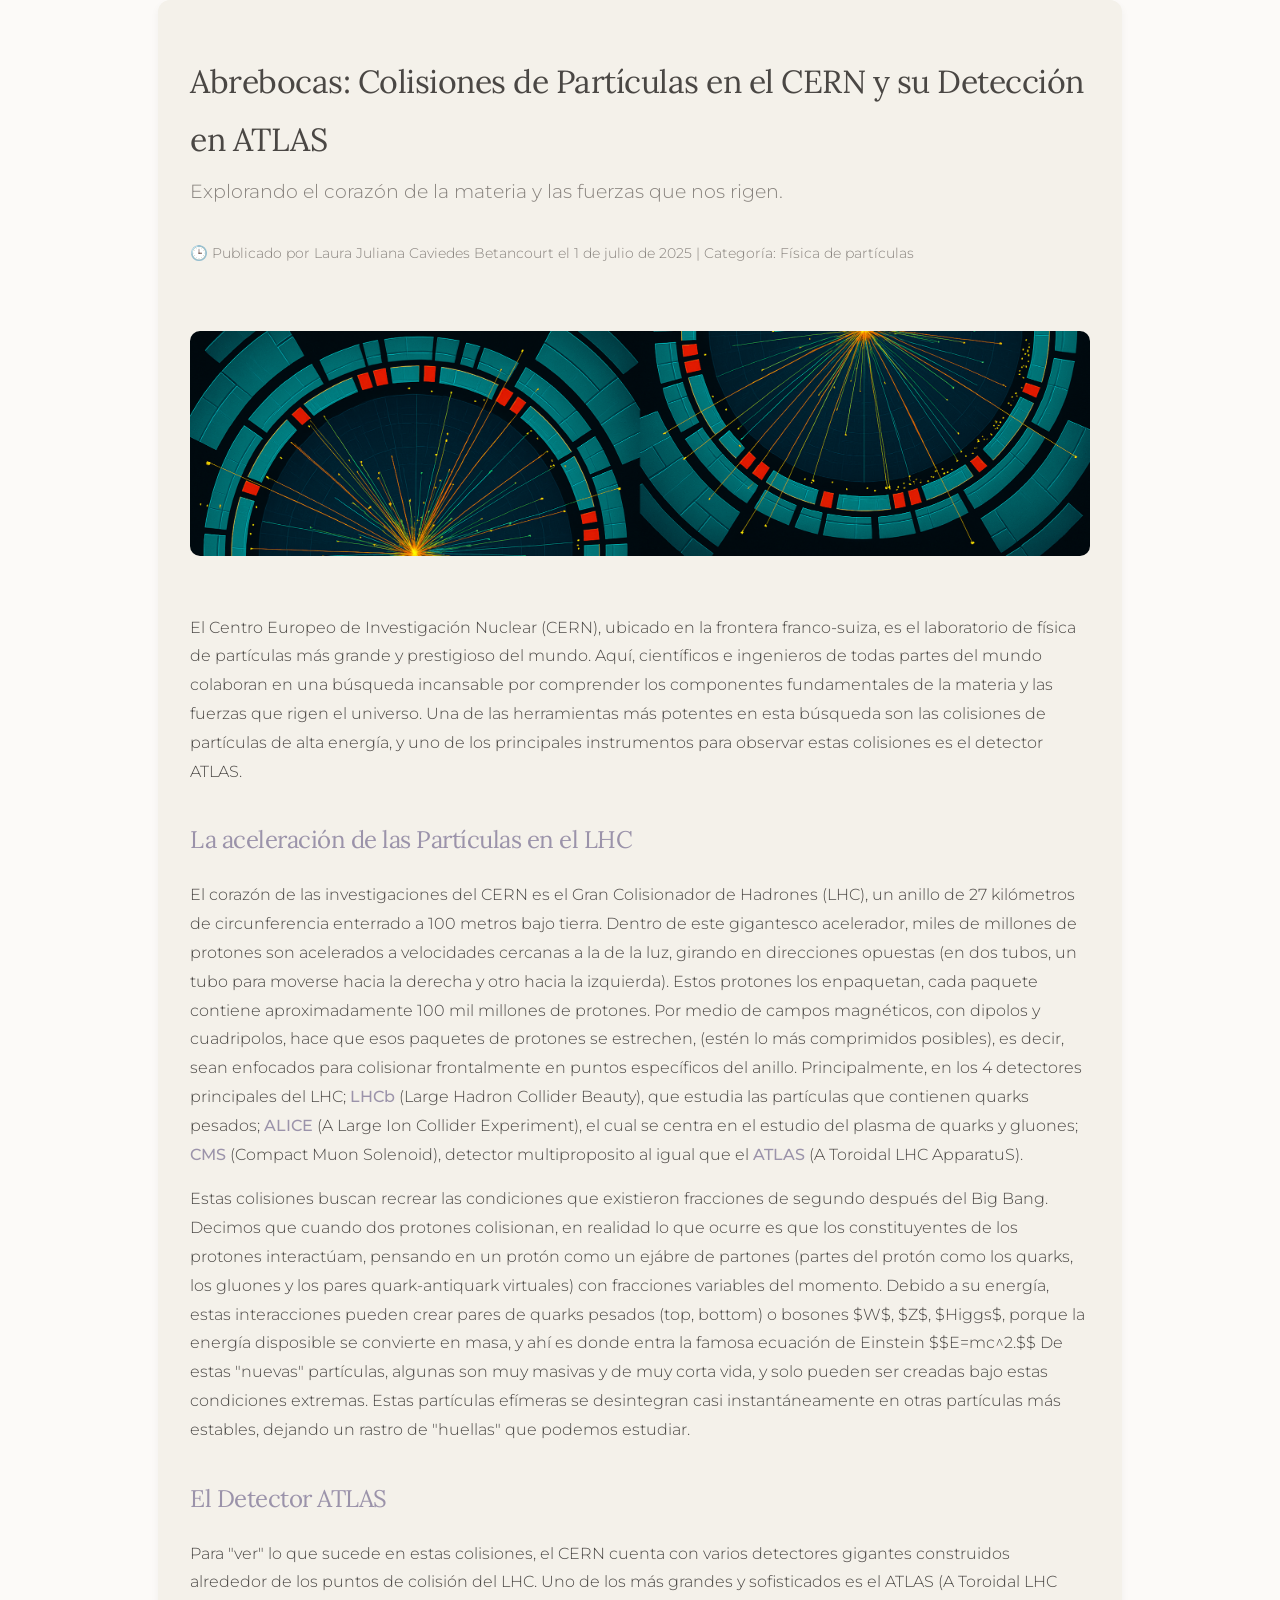
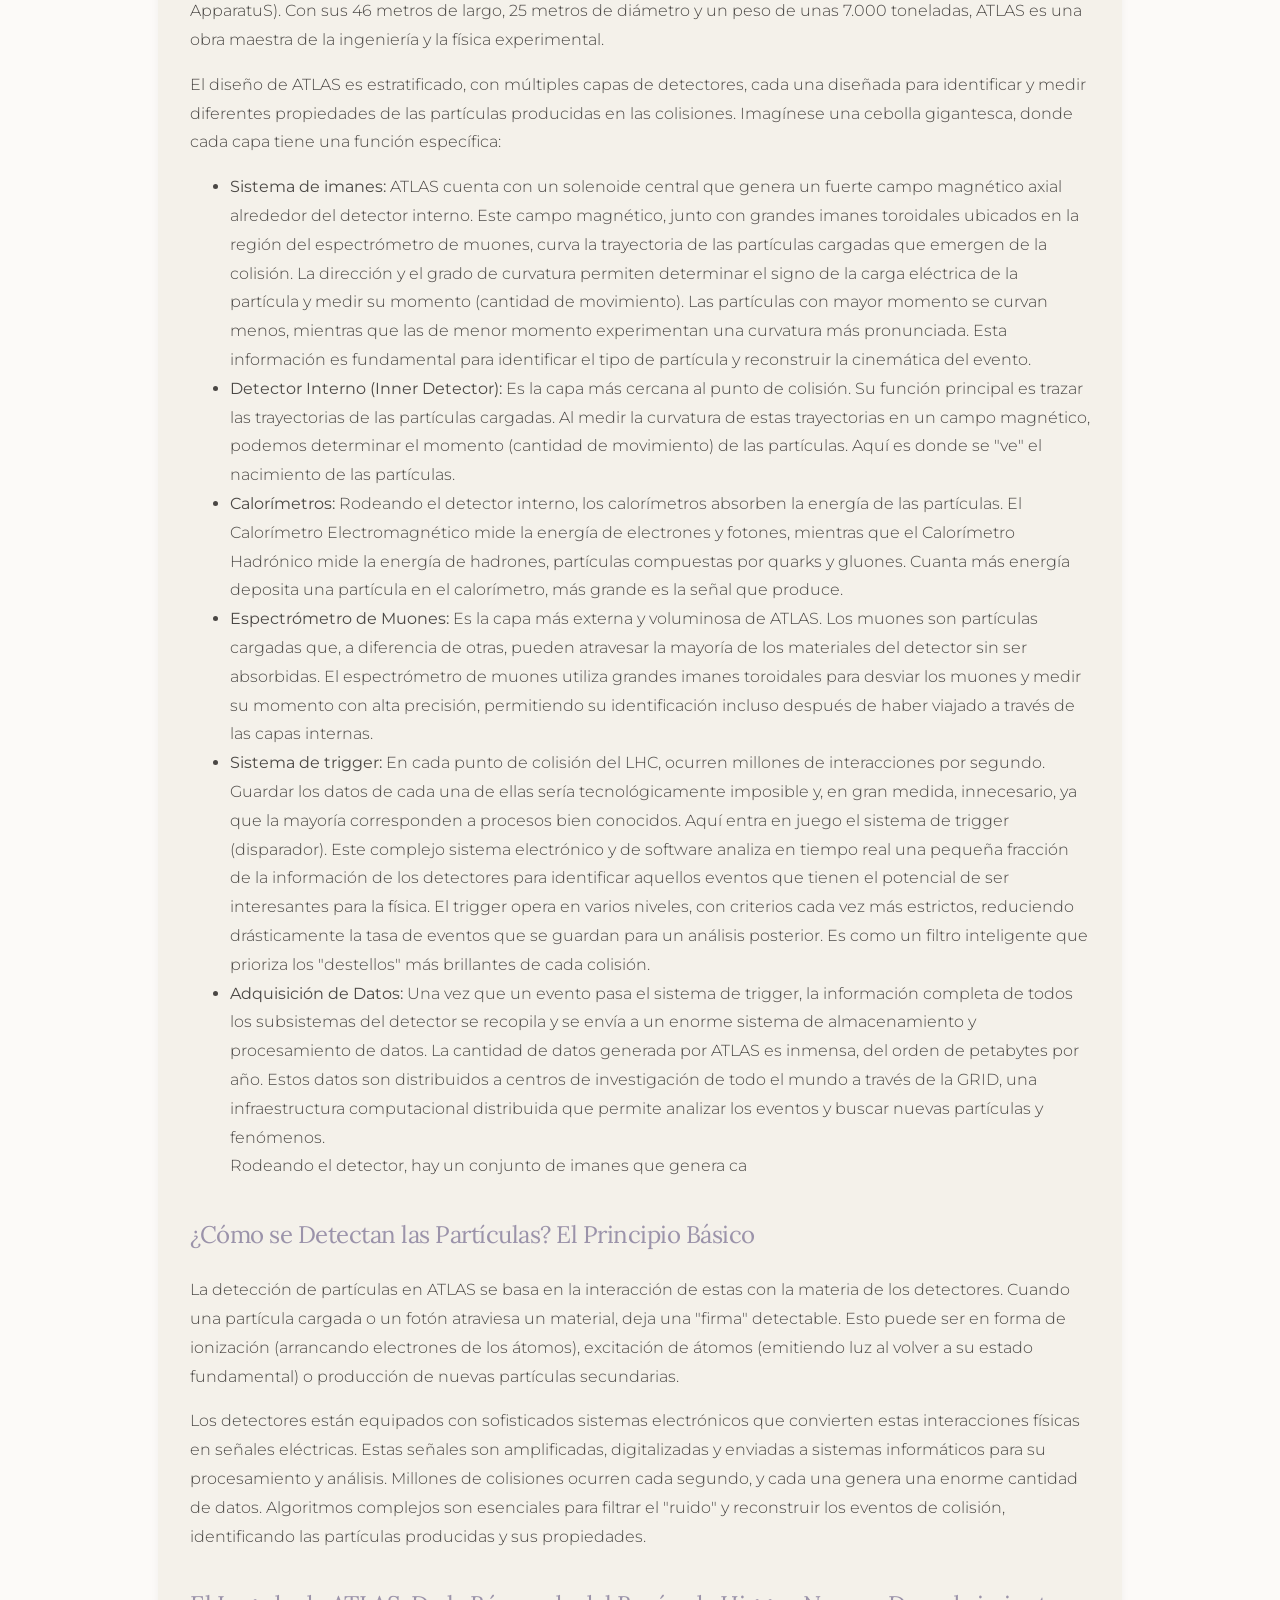
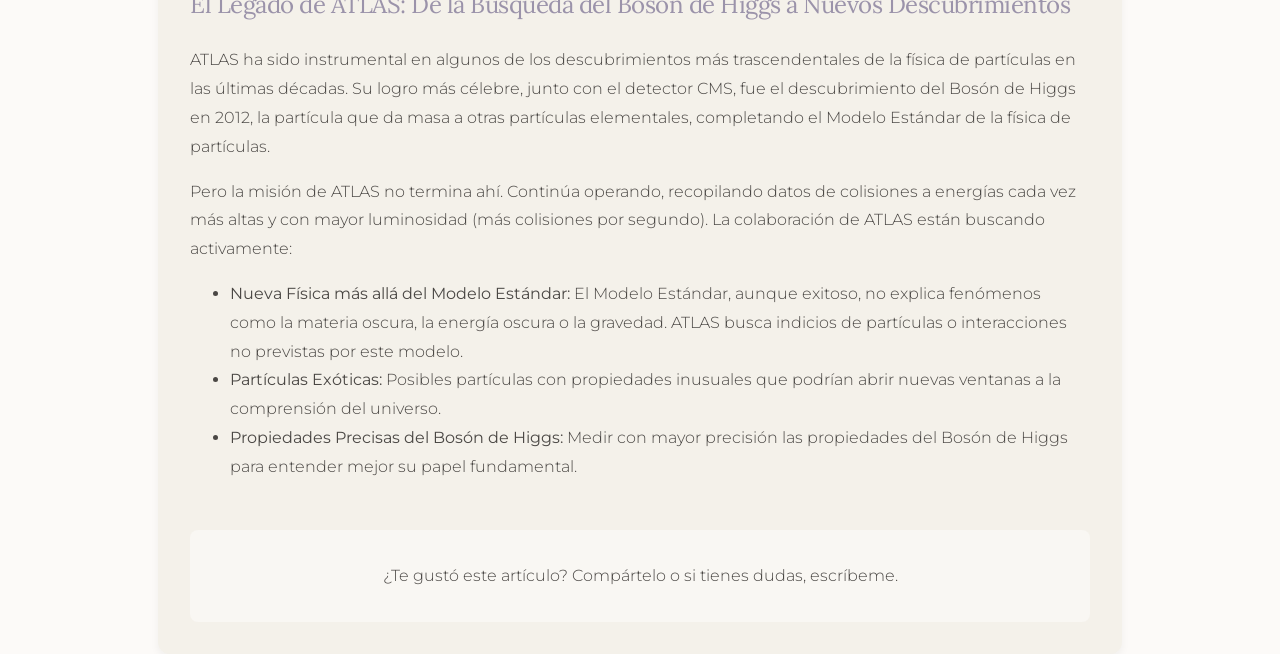
<file: Articles-blog/articulo4.html>
<!DOCTYPE html>
<html lang="es">
<head>
  <meta charset="UTF-8" />
  <meta name="viewport" content="width=device-width, initial-scale=1.0" />
  <title>Artículo - Blog de Laura Juliana Caviedes Betancourt</title>
  <link rel="stylesheet" href="../CSS/style.css" /> 
  <link rel="stylesheet" href="../CSS/normalize.css">
  <link rel="icon" type="image/png" href="../favicon.png" />
  
</head>
<body>
  <article>
    <h1>Abrebocas: Colisiones de Partículas en el CERN y su Detección en ATLAS</h1>
    <p class="subtitle">Explorando el corazón de la materia y las fuerzas que nos rigen.</p>
    <div class="meta">🕒 Publicado por Laura Juliana Caviedes Betancourt el 1 de julio de 2025 | Categoría: Física de partículas</div>
    <img src="../img/img_article_4.png" alt="Imagen destacada" class="featured-img" />

    <p>
      El Centro Europeo de Investigación Nuclear (CERN), ubicado en la frontera franco-suiza, es el laboratorio de física de 
      partículas más grande y prestigioso del mundo. Aquí, científicos e ingenieros de todas partes del mundo colaboran en una 
      búsqueda incansable por comprender los componentes fundamentales de la materia y las fuerzas que rigen el universo. Una de 
      las herramientas más potentes en esta búsqueda son las colisiones de partículas de alta energía, y uno de los principales 
      instrumentos para observar estas colisiones es el detector ATLAS.
    </p>

    <h2>La aceleración de las Partículas en el LHC</h2>
    <p>
      El corazón de las investigaciones del CERN es el Gran Colisionador de Hadrones (LHC), un anillo de 27 kilómetros de circunferencia 
      enterrado a 100 metros bajo tierra. Dentro de este gigantesco acelerador, miles de millones de protones son acelerados a velocidades 
      cercanas a la de la luz, girando en direcciones opuestas (en dos tubos, un tubo para moverse hacia la derecha y otro hacia la izquierda). 
      Estos protones los enpaquetan, cada paquete contiene aproximadamente 100 mil millones de protones. Por medio de campos magnéticos, con 
      dipolos y cuadripolos, hace que esos paquetes de protones se estrechen, (estén lo más comprimidos posibles), es decir, sean enfocados 
      para colisionar frontalmente en puntos específicos del anillo. Principalmente, en los 4 detectores principales del LHC; <strong class="resaltador_leve">LHCb</strong> (Large 
      Hadron Collider Beauty), que estudia las partículas que contienen quarks pesados; <strong class="resaltador_leve">ALICE</strong> (A Large Ion Collider Experiment), el cual se 
      centra en el estudio del plasma de quarks y gluones; <strong class="resaltador_leve">CMS</strong> (Compact Muon Solenoid), detector multiproposito al igual que el <strong class="resaltador_leve">ATLAS</strong> (A 
      Toroidal LHC ApparatuS).
    </p>
    <p>
      Estas colisiones buscan recrear las condiciones que existieron fracciones de segundo después del Big Bang. Decimos que cuando dos protones colisionan, 
      en realidad lo que ocurre es que los constituyentes de los protones interactúam, pensando en un protón como un ejábre de partones (partes del protón como 
      los quarks, los gluones y los pares quark-antiquark virtuales) con fracciones variables del momento. Debido a su energía, estas interacciones pueden
      crear pares de quarks pesados (top, bottom) o bosones $W$, $Z$, $Higgs$, porque la energía disposible se convierte en masa, y ahí es donde entra la famosa 
      ecuación de Einstein $$E=mc^2.$$ De estas "nuevas" partículas, algunas son muy masivas y de muy corta vida, y solo pueden ser creadas bajo estas condiciones extremas. 
      Estas partículas efímeras se desintegran casi instantáneamente en otras partículas más estables, dejando un rastro de "huellas" que podemos estudiar.
    </p>

    <h2>El Detector ATLAS</h2>
    <p>
      Para "ver" lo que sucede en estas colisiones, el CERN cuenta con varios detectores gigantes construidos alrededor de los puntos de colisión del LHC. 
      Uno de los más grandes y sofisticados es el ATLAS (A Toroidal LHC ApparatuS). Con sus 46 metros de largo, 25 metros de diámetro y un peso de unas 7.000 
      toneladas, ATLAS es una obra maestra de la ingeniería y la física experimental.
    </p>
    <p>
      El diseño de ATLAS es estratificado, con múltiples capas de detectores, cada una diseñada para identificar y medir diferentes propiedades de las partículas 
      producidas en las colisiones. Imagínese una cebolla gigantesca, donde cada capa tiene una función específica:
    </p>
    <ul>
      <li><strong>Sistema de imanes:</strong> ATLAS cuenta con un solenoide central que genera un fuerte campo magnético axial alrededor del detector interno. Este campo magnético, junto con grandes imanes toroidales ubicados en la región del espectrómetro de muones, curva la trayectoria de las partículas cargadas que emergen de la colisión. La dirección y el grado de curvatura permiten determinar el signo de la carga eléctrica de la partícula y medir su momento (cantidad de movimiento). Las partículas con mayor momento se curvan menos, mientras que las de menor momento experimentan una curvatura más pronunciada. Esta información es fundamental para identificar el tipo de partícula y reconstruir la cinemática del evento.</li>
      <li><strong>Detector Interno (Inner Detector):</strong> Es la capa más cercana al punto de colisión. Su función principal es trazar las trayectorias de las partículas cargadas. Al medir la curvatura de estas trayectorias en un campo magnético, podemos determinar el momento (cantidad de movimiento) de las partículas. Aquí es donde se "ve" el nacimiento de las partículas.</li>
      <li><strong>Calorímetros:</strong> Rodeando el detector interno, los calorímetros absorben la energía de las partículas. El Calorímetro Electromagnético mide la energía de electrones y fotones, mientras que el Calorímetro Hadrónico mide la energía de hadrones, partículas compuestas por quarks y gluones. Cuanta más energía deposita una partícula en el calorímetro, más grande es la señal que produce.</li>
      <li><strong>Espectrómetro de Muones:</strong> Es la capa más externa y voluminosa de ATLAS. Los muones son partículas cargadas que, a diferencia de otras, pueden atravesar la mayoría de los materiales del detector sin ser absorbidas. El espectrómetro de muones utiliza grandes imanes toroidales para desviar los muones y medir su momento con alta precisión, permitiendo su identificación incluso después de haber viajado a través de las capas internas.</li>
      <li><strong>Sistema de trigger:</strong> En cada punto de colisión del LHC, ocurren millones de interacciones por segundo. Guardar los datos de cada una de ellas sería tecnológicamente imposible y, en gran medida, innecesario, ya que la mayoría corresponden a procesos bien conocidos. Aquí entra en juego el sistema de trigger (disparador). Este complejo sistema electrónico y de software analiza en tiempo real una pequeña fracción de la información de los detectores para identificar aquellos eventos que tienen el potencial de ser interesantes para la física. El trigger opera en varios niveles, con criterios cada vez más estrictos, reduciendo drásticamente la tasa de eventos que se guardan para un análisis posterior. Es como un filtro inteligente que prioriza los "destellos" más brillantes de cada colisión.</li>
      <li><strong>Adquisición de Datos:</strong> Una vez que un evento pasa el sistema de trigger, la información completa de todos los subsistemas del detector se recopila y se envía a un enorme sistema de almacenamiento y procesamiento de datos. La cantidad de datos generada por ATLAS es inmensa, del orden de petabytes por año. Estos datos son distribuidos a centros de investigación de todo el mundo a través de la GRID, una infraestructura computacional distribuida que permite analizar los eventos y buscar nuevas partículas y fenómenos.</li>
      Rodeando el detector, hay un conjunto de imanes que genera ca
    </ul>

    <h2>¿Cómo se Detectan las Partículas? El Principio Básico</h2>
    <p>
      La detección de partículas en ATLAS se basa en la interacción de estas con la materia de los detectores. Cuando una partícula cargada o un fotón atraviesa un material, deja una "firma" detectable. Esto puede ser en forma de ionización (arrancando electrones de los átomos), excitación de átomos (emitiendo luz al volver a su estado fundamental) o producción de nuevas partículas secundarias.
    </p>
    <p>
      Los detectores están equipados con sofisticados sistemas electrónicos que convierten estas interacciones físicas en señales eléctricas. Estas señales son amplificadas, digitalizadas y enviadas a sistemas informáticos para su procesamiento y análisis. Millones de colisiones ocurren cada segundo, y cada una genera una enorme cantidad de datos. Algoritmos complejos son esenciales para filtrar el "ruido" y reconstruir los eventos de colisión, identificando las partículas producidas y sus propiedades.
    </p>

    <h2>El Legado de ATLAS: De la Búsqueda del Bosón de Higgs a Nuevos Descubrimientos</h2>
    <p>
      ATLAS ha sido instrumental en algunos de los descubrimientos más trascendentales de la física de partículas en las últimas décadas. Su logro más célebre, junto con el detector CMS, fue el descubrimiento del Bosón de Higgs en 2012, la partícula que da masa a otras partículas elementales, completando el Modelo Estándar de la física de partículas.
    </p>
    <p>
      Pero la misión de ATLAS no termina ahí. Continúa operando, recopilando datos de colisiones a energías cada vez más altas y con mayor luminosidad (más colisiones por segundo). La colaboración de ATLAS están buscando activamente:
    </p>
    <ul>
      <li><strong>Nueva Física más allá del Modelo Estándar:</strong> El Modelo Estándar, aunque exitoso, no explica fenómenos como la materia oscura, la energía oscura o la gravedad. ATLAS busca indicios de partículas o interacciones no previstas por este modelo.</li>
      <li><strong>Partículas Exóticas:</strong> Posibles partículas con propiedades inusuales que podrían abrir nuevas ventanas a la comprensión del universo.</li>
      <li><strong>Propiedades Precisas del Bosón de Higgs:</strong> Medir con mayor precisión las propiedades del Bosón de Higgs para entender mejor su papel fundamental.</li>
    </ul>

    <div class="cta">
      <p>¿Te gustó este artículo? Compártelo o si tienes dudas, escríbeme.</p>
    </div>
  </article>
</body>
</html>
</file>
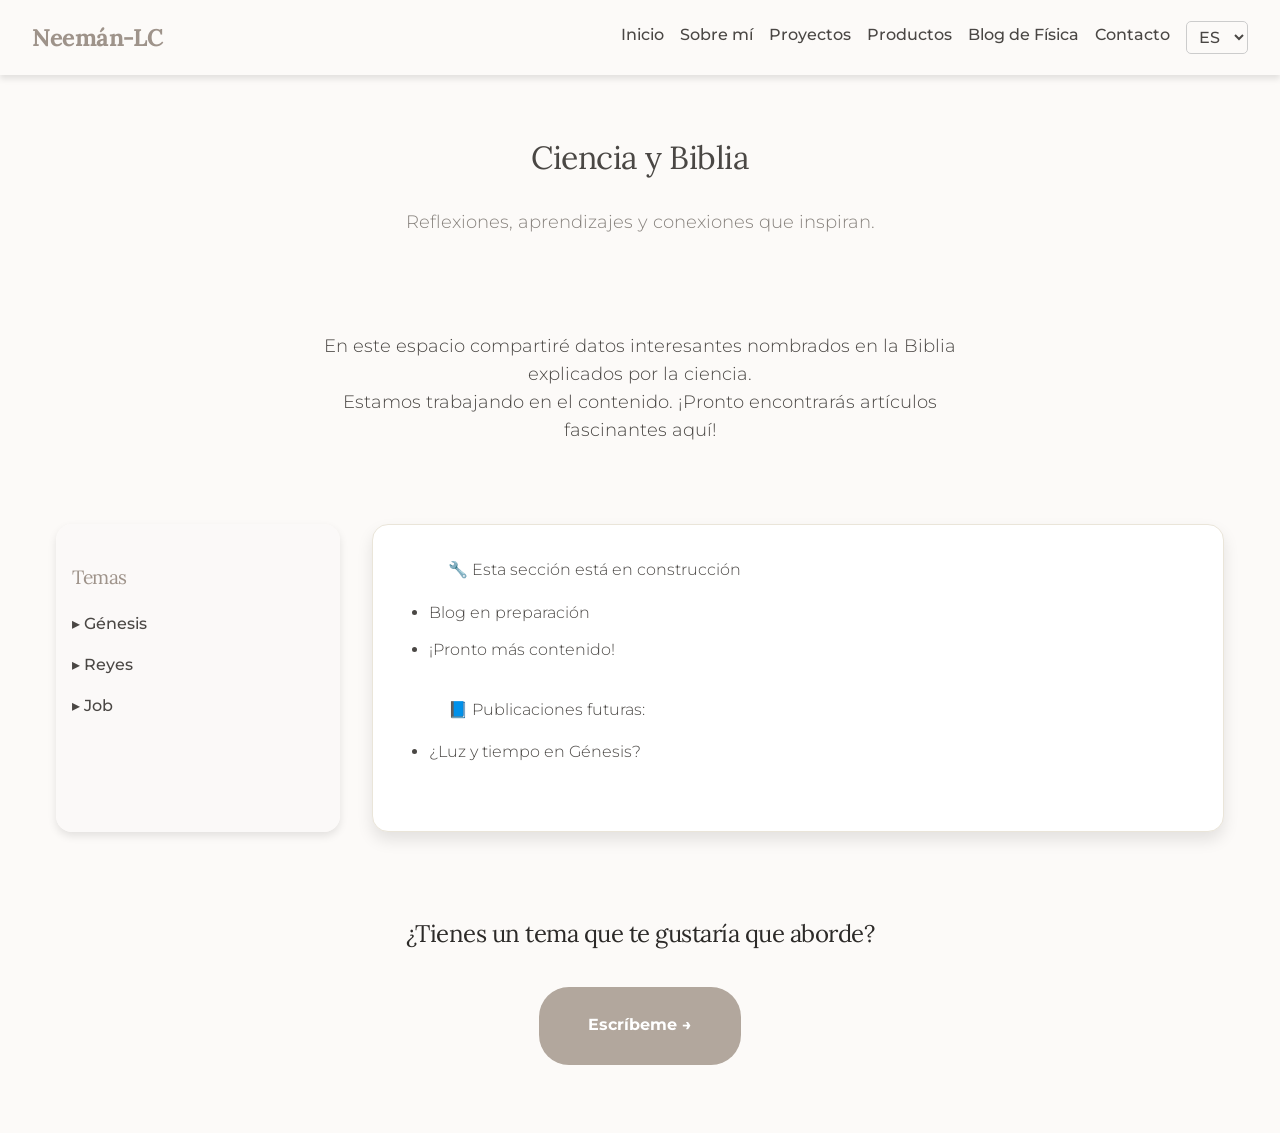
<file: navegador/ciencia-biblia.html>
<!DOCTYPE html>
<html lang="es">
<head>
  <meta charset="UTF-8">
  <meta name="viewport" content="width=device-width, initial-scale=1.0">
  <title>Blog Biblia - Laura Caviedes</title>
  <link rel="stylesheet" href="../CSS/style.css">
  <link rel="stylesheet" href="../CSS/normalize.css">
  <link rel="icon" type="image/png" href="../favicon.png" />
</head>
<body>
  <div id="navbar"></div> 

  <header class="section">
    <h1>Ciencia y Biblia</h1>
    <p class="subtitle">Reflexiones, aprendizajes y conexiones que inspiran.</p>
  </header>

  <section class="section">
    <p>En este espacio compartiré datos interesantes nombrados en la Biblia explicados por la ciencia.<br>
    Estamos trabajando en el contenido. ¡Pronto encontrarás artículos fascinantes aquí!</p>
  </section>

  <section class="section blog-layout">
    <aside class="sidebar">
      <h3>Temas</h3>
      <ul>
        <li>▸ Génesis</li>
        <li>▸ Reyes</li>
        <li>▸ Job</li>
      </ul>
    </aside>
    <main class="blog-content">
      <p>🔧 Esta sección está en construcción</p>
      <ul>
        <li>Blog en preparación</li>
        <li>¡Pronto más contenido!</li>
      </ul>
      <p>📘 Publicaciones futuras:</p>
      <ul>
        <li>¿Luz y tiempo en Génesis?</li>
      </ul>
    </main>
  </section>

  <section class="section cta-final">
    <h2>¿Tienes un tema que te gustaría que aborde?</h2>
    <div id="contacto-formulario" class="contacto-form">
      <div id="formulario"></div>
      <p style="margin-top: 1rem; font-style: italic; display: none;" id="mensaje-confirmacion">
        ¡Gracias por escribirme! Te responderé pronto con todo el gusto.
      </p>
    </div>
    <a class="btn btn-toggle" onclick="toggleFormulario('contacto-formulario')">Escríbeme →</a>
  </section>
  <script>
    const ROOT_PATH = "../"; 
  </script>
  <script src="../main.js"></script>
</body>
</html>
</file>
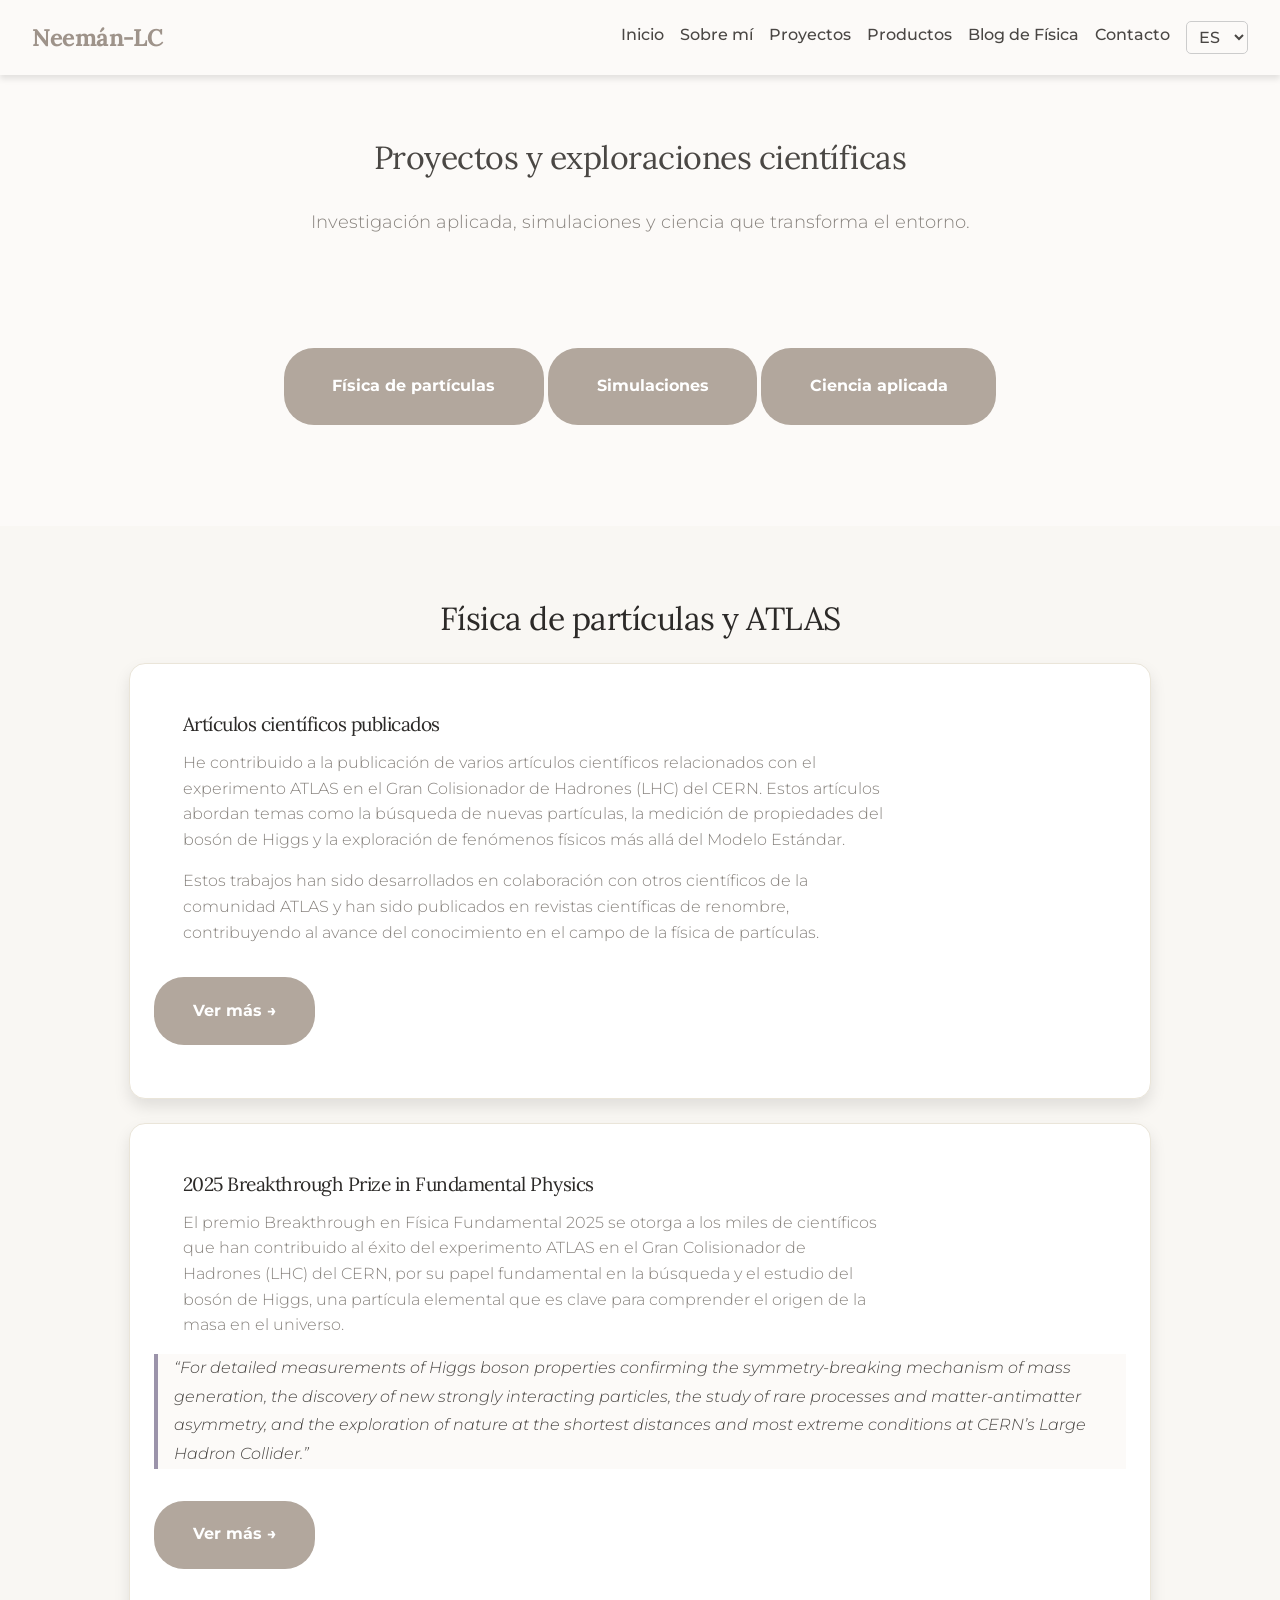
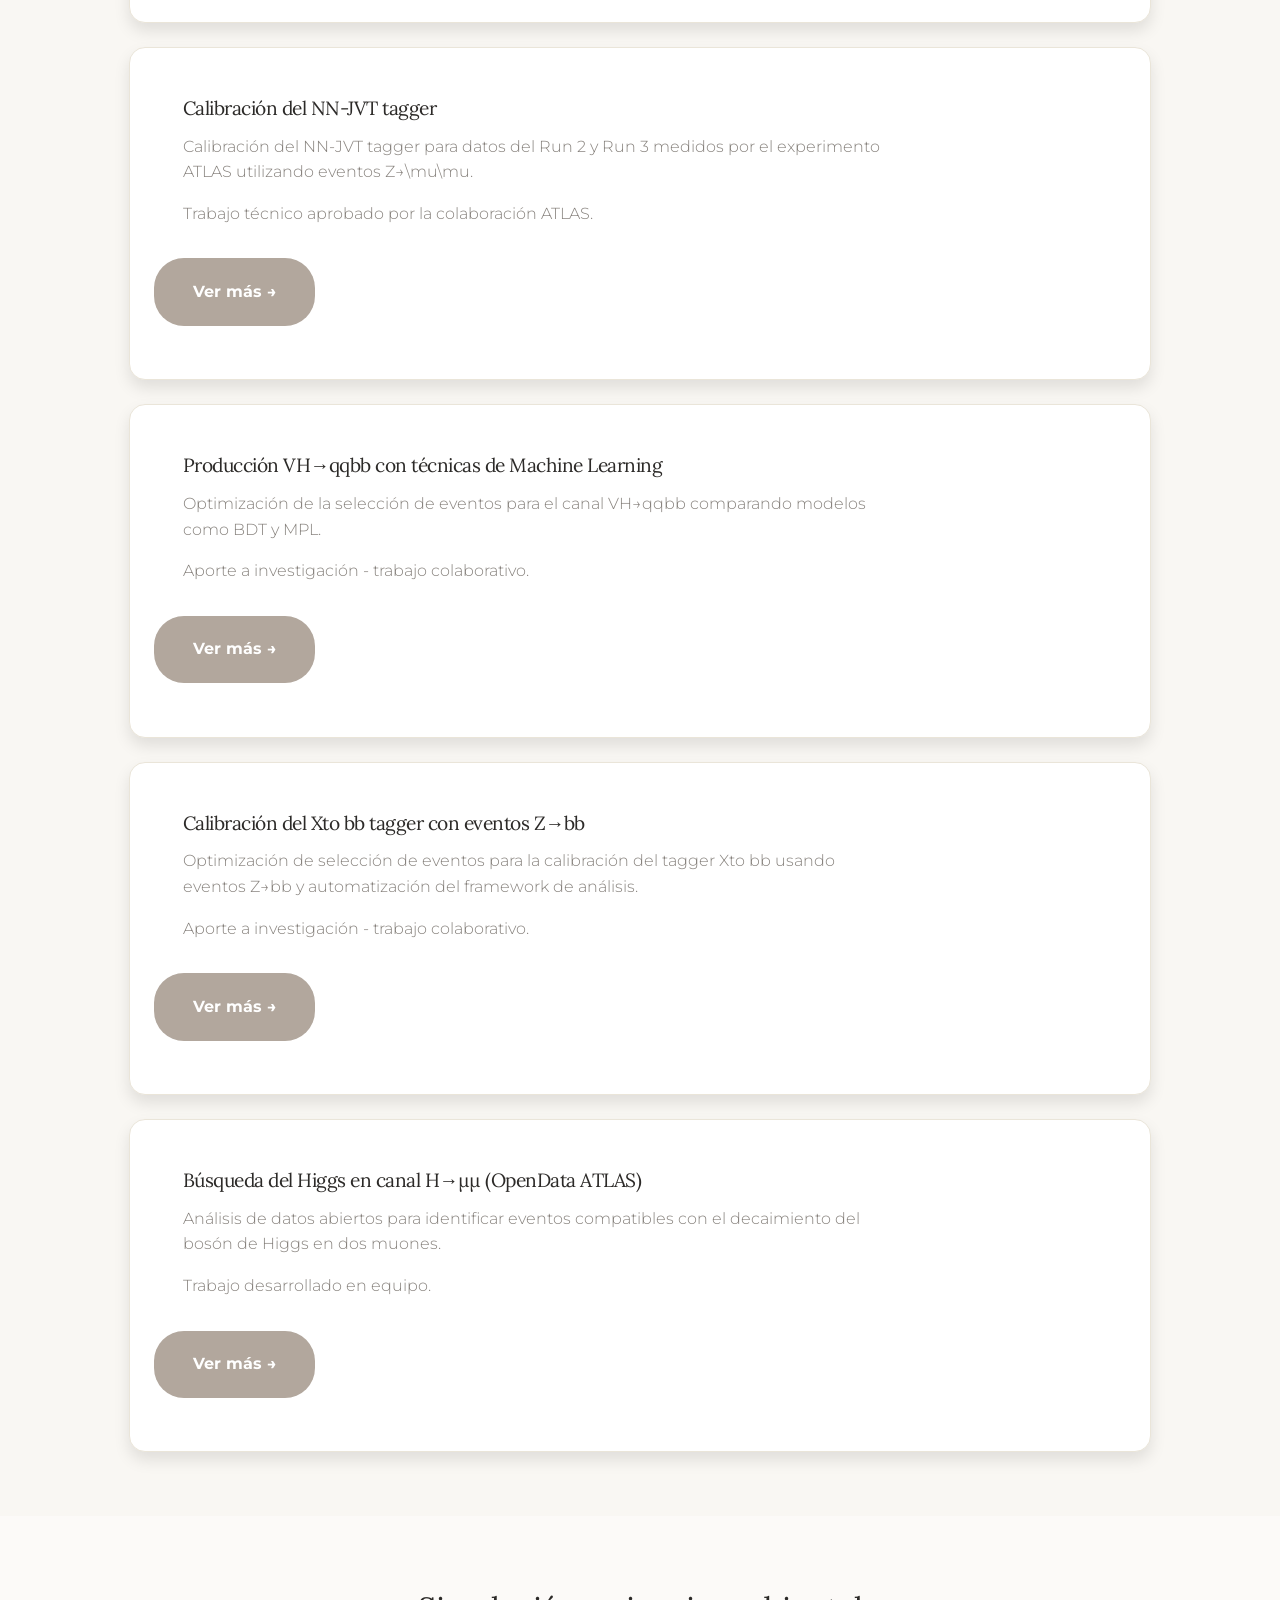
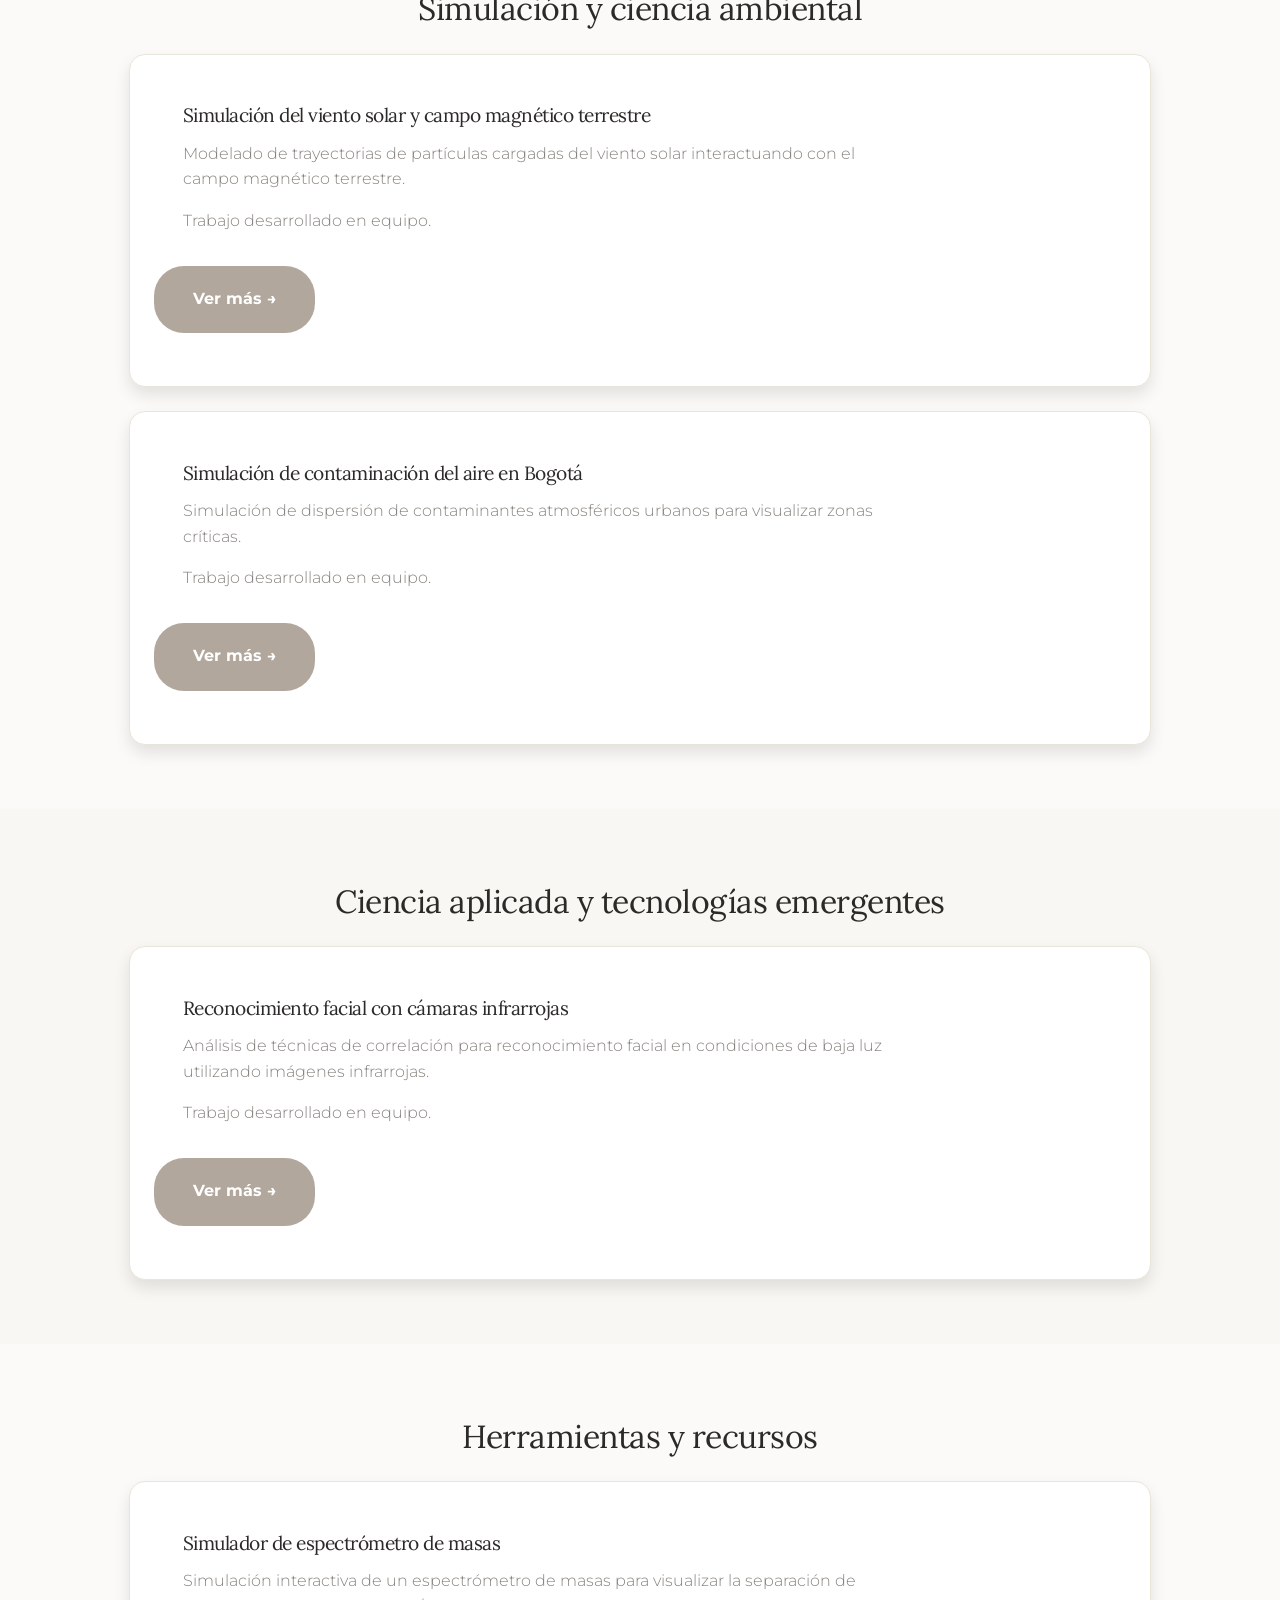
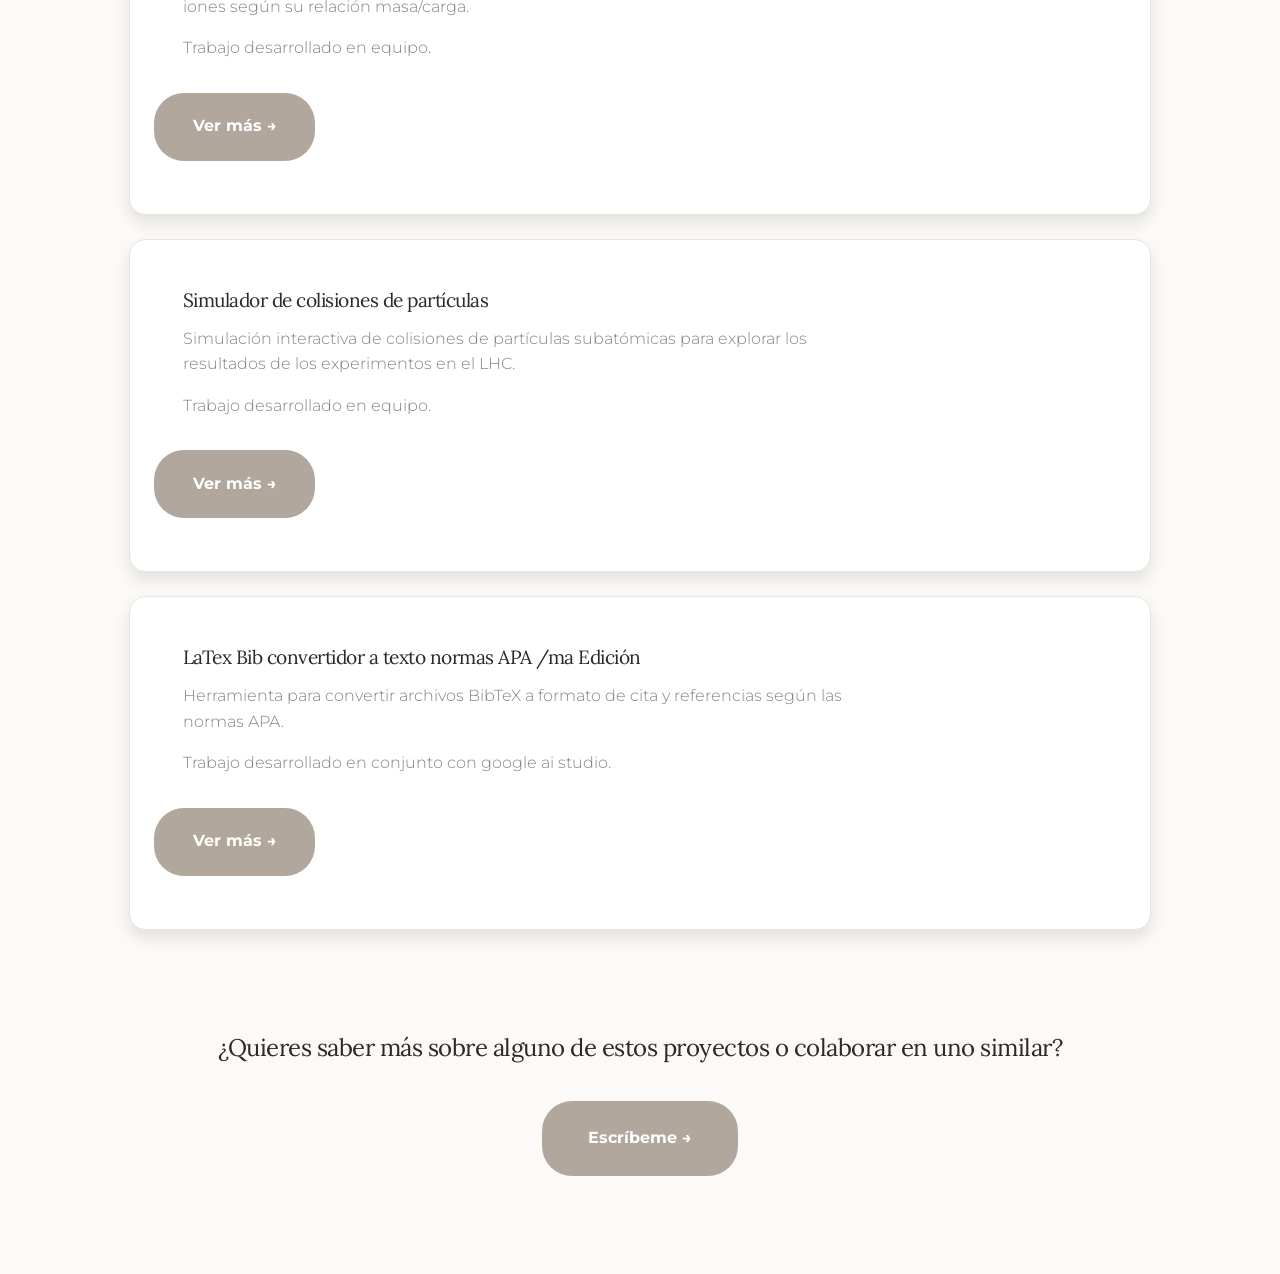
<file: navegador/proyectos.html>
<!DOCTYPE html>
<html lang="es">
<head>
  <meta charset="UTF-8">
  <meta name="viewport" content="width=device-width, initial-scale=1.0">
  <title>Proyectos - Laura Caviedes</title>
  <link rel="stylesheet" href="../CSS/style.css">
  <link rel="stylesheet" href="../CSS/normalize.css">
  <link rel="icon" type="image/png" href="../favicon.png" />
</head>
<body>
  <div id="navbar"></div> 

  <header class="section">
    <h1>Proyectos y exploraciones científicas</h1>
    <p class="subtitle">Investigación aplicada, simulaciones y ciencia que transforma el entorno.</p>
  </header>

  <section class="section filter-bar">
    <a href="#fisica" class="btn">Física de partículas</a>
    <a href="#simulaciones" class="btn">Simulaciones</a>
    <a href="#aplicada" class="btn">Ciencia aplicada</a>
  </section>

  <section id="fisica" class="section">
    <h2>Física de partículas y ATLAS</h2>
    <div class="card-container">
      <div class = "project-card">
        <h3>Artículos científicos publicados</h3>
        <p>He contribuido a la publicación de varios artículos científicos relacionados con el experimento ATLAS en el Gran Colisionador de Hadrones (LHC) del CERN. Estos artículos abordan temas como la búsqueda de nuevas partículas, la medición de propiedades del bosón de Higgs y la exploración de fenómenos físicos más allá del Modelo Estándar.</p>
        <p>Estos trabajos han sido desarrollados en colaboración con otros científicos de la comunidad ATLAS y han sido publicados en revistas científicas de renombre, contribuyendo al avance del conocimiento en el campo de la física de partículas.</p>
        <a href="https://inspirehep.net/authors/2771261" class="btn">Ver más →</a>
      </div>
      <div class="project-card">
        <h3>2025 Breakthrough Prize in Fundamental Physics</h3>
        <p>El premio Breakthrough en Física Fundamental 2025 se otorga a los miles de científicos que han contribuido al éxito del experimento ATLAS en el Gran Colisionador de Hadrones (LHC) del CERN, por su papel fundamental en la búsqueda y el estudio del bosón de Higgs, una partícula elemental que es clave para comprender el origen de la masa en el universo.</p>
        <blockquote>
          “For detailed measurements of Higgs boson properties confirming the symmetry-breaking mechanism of mass generation, the discovery of new strongly interacting particles, the study of rare processes and matter-antimatter asymmetry, and the exploration of nature at the shortest distances and most extreme conditions at CERN’s Large Hadron Collider.”
        </blockquote>
        <a href="https://breakthroughprize.org/Laureates/1/L3993" class="btn">Ver más →</a>
      </div>
      <div class="project-card">
        <h3>Calibración del NN-JVT tagger </h3>
        <p>Calibración del NN-JVT tagger para datos del Run 2 y Run 3 medidos por el experimento ATLAS utilizando eventos Z→\mu\mu.</p>
        <p>Trabajo técnico aprobado por la colaboración ATLAS.</p>
        <a href="https://repositorio.unal.edu.co/handle/unal/87562" class="btn">Ver más →</a>
      </div>
      <div class="project-card">
        <h3>Producción VH→qqbb con técnicas de Machine Learning</h3>
        <p>Optimización de la selección de eventos para el canal VH→qqbb comparando modelos como BDT y MPL.</p>
        <p>Aporte a investigación - trabajo colaborativo.</p>
        <a href="https://indico.global/event/8704/contributions/83901/attachments/38686/72116/Presentacion%20COMHEP%202022.pdf" class="btn">Ver más →</a>
      </div>
      <div class="project-card">
        <h3>Calibración del Xto bb tagger con eventos Z→bb</h3>
        <p>Optimización de selección de eventos para la calibración del tagger Xto bb usando eventos Z→bb y automatización del framework de análisis.</p>
        <p>Aporte a investigación - trabajo colaborativo.</p>
        <a href="https://indico.global/event/8701/contributions/83738/" class="btn">Ver más →</a>
      </div>
      <div class="project-card">
        <h3>Búsqueda del Higgs en canal H→μμ (OpenData ATLAS)</h3>
        <p>Análisis de datos abiertos para identificar eventos compatibles con el decaimiento del bosón de Higgs en dos muones.</p>
        <p>Trabajo desarrollado en equipo.</p>
        <a href="https://github.com/ljcaviedesb/HiggsToMuMu" class="btn">Ver más →</a>
      </div>
    </div>
  </section>

  <section id="simulaciones" class="section">
    <h2>Simulación y ciencia ambiental</h2>
    <div class="card-container">
      <div class="project-card">
        <h3>Simulación del viento solar y campo magnético terrestre</h3>
        <p>Modelado de trayectorias de partículas cargadas del viento solar interactuando con el campo magnético terrestre.</p>
        <p>Trabajo desarrollado en equipo.</p>
        <a href="#" class="btn">Ver más →</a>
      </div>
      <div class="project-card">
        <h3>Simulación de contaminación del aire en Bogotá</h3>
        <p>Simulación de dispersión de contaminantes atmosféricos urbanos para visualizar zonas críticas.</p>
        <p>Trabajo desarrollado en equipo.</p>
        <a href="https://github.com/ljcaviedesb/DistribucionContaminacionAireBogota" class="btn">Ver más →</a>
      </div>
    </div>
  </section>

  <section id="aplicada" class="section">
    <h2>Ciencia aplicada y tecnologías emergentes</h2>
    <div class="card-container">
      <div class="project-card">
        <h3>Reconocimiento facial con cámaras infrarrojas</h3>
        <p>Análisis de técnicas de correlación para reconocimiento facial en condiciones de baja luz utilizando imágenes infrarrojas.</p>
        <p>Trabajo desarrollado en equipo.</p>
        <a href="https://github.com/ljcaviedesb/Imagenes-Termicas" class="btn">Ver más →</a>
      </div>
    </div>
  </section>

  <section id="herramientas" class="section">
    <h2>Herramientas y recursos</h2>
    <div class="card-container">
      <div class="project-card">
        <h3>Simulador de espectrómetro de masas</h3>
        <p>Simulación interactiva de un espectrómetro de masas para visualizar la separación de iones según su relación masa/carga.</p>
        <p>Trabajo desarrollado en equipo.</p>
        <a href="../simulador-espectrometro.html" class="btn">Ver más →</a>
      </div>
      <div class="project-card">
        <h3>Simulador de colisiones de partículas</h3>
        <p>Simulación interactiva de colisiones de partículas subatómicas para explorar los resultados de los experimentos en el LHC.</p>
        <p>Trabajo desarrollado en equipo.</p>
        <a href="../simulador-colisiones.html" class="btn">Ver más →</a>
      </div>
      <div class="project-card">
        <h3>LaTex Bib convertidor a texto normas APA /ma Edición</h3>
        <p>Herramienta para convertir archivos BibTeX a formato de cita y referencias según las normas APA.</p>
        <p>Trabajo desarrollado en conjunto con google ai studio.</p>
        <a href="../latex-bib-converter.html" class="btn">Ver más →</a>
      </div>
    </div>

  <section class="section cta-final">
    <h2>¿Quieres saber más sobre alguno de estos proyectos o colaborar en uno similar?</h2>
    <div id="contacto-formulario" class="contacto-form">
      <div id="formulario"></div>
      <p style="margin-top: 1rem; font-style: italic; display: none;" id="mensaje-confirmacion">
        ¡Gracias por escribirme! Te responderé pronto con todo el gusto.
      </p>
    </div>
    <a class="btn btn-toggle" onclick="toggleFormulario('contacto-formulario')">Escríbeme →</a>
  </section>
  <script>
    const ROOT_PATH = "../"; 
  </script>
  <script src="../main.js"></script>
</body>
</html>
</file>
<file: CSS/style.css>
/* style.css - Estilos para la web de Laura Caviedes */
/* Importamos las fuentes de Google Fonts (Lora para lo académico, Montserrat para lo clean) */
@import url('https://fonts.googleapis.com/css2?family=Lora:ital,wght@0,400;0,600;1,400&family=Montserrat:wght@300;400;500&display=swap');

:root {
  /* Paleta Clean Girl Académica */
  --Fondo: #FCFAF8; /* Crema muy luminoso y limpio */
  --Fondo_grisaseo: #F4F1EA; /* Beige suave para destacar artículos */
  --Fondo_Tarjetas: #FFFFFF; /* Blanco puro para dar luz y contraste a las tarjetas */
  --Bordes: #EAE5D9; /* Un borde súper sutil */
  --Barras: rgba(252, 250, 248, 0.85); /* Crema semi-transparente para la barra de navegación */
  
  /* Acentos sofisticados */
  --botones: #B2A79D; /* Un tono greige (gris/beige) elegante */
  --botones_hover: #9E938A;
  --botones_secundarios: #9B93AA; /* Un morado lavanda muy desaturado y sutil */
  --botones_secundarios_hover: #867E96;
  
  /* Estados */
  --disponible: #7E9C83; /* Verde salvia sutil */
  --noDisponible: #C48B8B; /* Rojo arcilla apagado */

  /* Textos (nunca negro puro, cansa la vista) */
  --blanco: #FFFFFF;
  --oscuro: #4A4744; /* Un gris oscuro cálido */
  --titulo: #2C2A28; /* Casi negro, pero con base cálida */
  --subtitulo: #87827D;
  
  /* Simplificamos los fondos de las secciones para no romper el minimalismo */
  --tipoSeccion_fondo1: rgba(252, 250, 248, 0.95);
  --tipoSeccion_fondo2: #FCFAF8;
  --tipoSeccion_fondo3: #F9F7F3;
  --tipoSeccion_fondo4: #FCFAF8;
  --tipoSeccion_fondo5: #F9F7F3;
}

body {
  margin: 0;
  font-family: 'Montserrat', sans-serif; /* La fuente clean y moderna para leer fácil */
  font-weight: 300;
  background-color: var(--Fondo);
  color: var(--oscuro);
  scroll-behavior: smooth;
  line-height: 1.8; /* Más espacio entre líneas para que respire el texto */
}

/* Le damos la vibra académica a todos los títulos */
h1, h2, h3, .logo {
  font-family: 'Lora', serif;
  font-weight: 300;
  color: var(--titulo);
  letter-spacing: -0.5px; /* Le da un toque muy editorial */
}

article {
  max-width: 900px;
  margin: 0 auto;
  padding: 2rem;
  background-color: var(--Fondo_grisaseo);
  border-radius: 12px;
  box-shadow: 0 4px 8px rgba(0,0,0,0.05);
}

.meta {
  font-size: 0.9rem;
  color: var(--subtitulo);
  margin-bottom: 2rem;
}

.featured-img {
  width: 100%;
  max-height: 450px;
  object-fit: cover;
  border-radius: 10px;
  margin: 2rem 0;
}

h2 {
  color: var(--botones_secundarios);
  margin-top: 2rem;
}

blockquote {
  border-left: 4px solid var(--botones_secundarios);
  padding-left: 1rem;
  font-style: italic;
  background: var(--tipoSeccion_fondo4);
  margin: 1rem 0;
}

.cta {
  margin-top: 3rem;
  padding: 1rem;
  background-color: var(--tipoSeccion_fondo5);
  border-radius: 8px;
  text-align: center;
}

.cta button {
  background-color: var(--botones);
  color: white;
  border: none;
  padding: 0.75rem 1.5rem;
  border-radius: 5px;
  cursor: pointer;
}

.cta button:hover {
  background-color: var(--botones_hover);
}

/* Navbar */
.navbar {
  display: flex;
  justify-content: space-between;
  align-items: center;
  padding: 1rem 2rem;
  background-color: var(--Barras);
  position: sticky;
  top: 0;
  z-index: 1000;
  box-shadow: 0 4px 6px rgba(0, 0, 0, 0.1);
}

.navbar .logo {
  font-size: 1.5rem;
  font-weight: bold;
  color: var(--botones_hover);
}

.nav-links {
  list-style: none;
  display: flex;
  gap: 1rem;
  margin: 0;
  padding: 0;
}

.nav-links li a, .language-selector {
  text-decoration: none;
  color: var(--oscuro);
  font-weight: 500;
  background: none;
  border: none;
  font-size: 1rem;
}

.nav-links-blog li a {
  text-decoration: none;
  color: var(--oscuro);
  font-weight: 500;
  background: none;
  border: none;
  font-size: 1rem;
}

.language-selector {
  padding: 0.3rem 0.5rem;
  border-radius: 5px;
  border: 1px solid #ccc;
}

/* Hero Section */
.hero {
  /* background-image: url('assets/logo_background.png'); */
  background-size: cover;
  background-position: center;
  height: 35vh;
  display: flex;
  align-items: center;
  justify-content: center;
  text-align: center;
  padding: 2rem;
}

.hero-content {
  background-color: var(--tipoSeccion_fondo1);
  border-radius: 1rem;
  padding: 2rem;
  max-width: 800px;
  box-shadow: 0 8px 16px rgba(0,0,0,0.1);
}

h1 {
  font-size: 2rem;
  color: var(--oscuro);
  margin-bottom: 1.5rem;
}

.btn-scroll, .btn {
  display: inline-block;
  padding:  2% 4%;
  background-color: var(--botones);
  color: var(--blanco);
  border-radius: 30px;
  text-decoration: none;
  font-weight: bold;
  transition: background-color 0.3s ease;
  margin-top: 1rem;
  margin-bottom: 3%;
  cursor: pointer;
  border: none;
}

.btn-scroll:hover, .btn:hover {
  background-color: var(--botones_hover);
}

.btn-card {
  display: inline-block;
  padding: 2.3% 5%;

  color: var(--oscuro);
  border-radius: 30px;
  text-decoration: none;
  font-weight: bold;
  transition: background-color 0.3s ease;
  margin-top: 1rem;
  margin-left: 3%;
  margin-bottom: 3%;
  cursor: pointer;
  border: none;
}

/* Secciones generales */
.section {
  padding: 2rem 2rem;
  background-color: var(--Fondo);
  text-align: center;
}

.section:nth-child(odd) {
  background-color: var(--tipoSeccion_fondo2);
}

.section h2 {
  font-size: 2rem;
  color: var(--titulo);
  margin-bottom: 1rem;
}

.section p {
  max-width: 700px;
  margin: 0 auto 2rem;
  font-size: 1.1rem;
  line-height: 1.6;
}

.card-container {
  display: flex;
  flex-wrap: wrap;
  justify-content: center;
  gap: 1.5rem;
  flex-wrap: wrap;
  margin-bottom: 2rem;
}


.card {
  background-color: var(--Fondo_Tarjetas);
  padding: 2rem; /* Aumentamos el padding para más espacio blanco */
  border-radius: 8px; /* Bordes menos redondos, más elegantes */
  width: 220px;
  box-shadow: 0 10px 30px rgba(0,0,0,0.03); /* Sombra difusa y casi invisible */
  font-weight: 500;
  color: var(--oscuro);
  border: 1px solid var(--Bordes); /* Un borde delicado */
}

.project-card {
  background-color: var(--Fondo_Tarjetas);
  border: 1px solid var(--Bordes);
  border-radius: 8px;
  padding: 1.5rem;
  width: 80%;
  box-shadow: 0 10px 30px rgba(0,0,0,0.03);
  transition: transform 0.4s ease, box-shadow 0.4s ease;
  text-align: left;
  justify-self: center;
}

/* Footer */
.footer {
  background-color: var(--Barras);
  text-align: center;
  padding: 2rem;
}

.footer .social-links {
  display: flex;
  justify-content: center;
  gap: 2rem;
  margin-bottom: 1rem;
}

.footer .social-links a {
  text-decoration: none;
  color: var(--botones);
  font-weight: 600;
}

.footer-note {
  font-size: 0.9rem;
  color: var(--subtitulo);
}

/* Productos */
/* style.css - Estilos para productos digitales */
.subtitle {
  font-size: 1.2rem;
  color: var(--subtitulo);
  margin-top: -1rem;
  margin-bottom: 2rem;
}

.product-list {
  display: flex;
  flex-wrap: wrap;
  justify-content: center;
  gap: 2rem;
}

.product-card {
  background: var(--Fondo);
  border-radius: 1rem;

  width: 30%;
  box-shadow: 0 8px 16px rgba(0, 0, 0, 0.1);
  transition: transform 0.3s ease;
  position: relative;
}

.product-card.expanded {
  max-height: 1500px;
  width: 30%;
  transition: max-height 0.6s ease;
}

.product-card:hover {
  transform: translateY(-5px);
}

.product-card img {
  max-width: 90%;
  border-radius: 0.75rem;
  margin-bottom: 10%;
  margin-top: 5%;
}

.product-card h3 {
  margin: 0.5rem 0;
  color: var(--botones_hover);
}

.product-card p, .product-card ul {
  font-size: 1rem;
  margin-bottom: 0.5rem;
}

.estado {
  display: block;
  font-weight: bold;
  margin-bottom: 1rem;
}

.estado.disponible {
  color: var(--disponible);
}

.estado.desarrollo {
  color: var(--noDisponible);
}

/* Filtros */
.filter-bar {
  margin-bottom: 2rem;
  text-align: center;
}

.filter-bar label {
  margin-right: 1rem;
  font-weight: 600;
}

.filter-bar input[type="checkbox"] {
  margin-right: 0.5rem;
}

/* CTA Final */
.cta-final h2 {
  font-size: 1.5rem;
  margin-bottom: 1rem;
}

/* Modal */
.modal {
  display: none;
  position: fixed;
  z-index: 1000;
  left: 0;
  top: 0;
  width: 100%;
  height: 100%;
  background-color: rgba(0, 0, 0, 0.6);
  overflow: auto; /* este ayuda si el contenido global se desborda */
  padding-top: 60px;
}

.modal-content {
  max-height: 80vh;
  overflow-y: auto;
  background-color: white;
  margin: auto;
  padding: 30px;
  border-radius: 10px;
  width: 90%;
  max-width: 600px;
  position: relative;
  box-shadow: 0 4px 20px rgba(0,0,0,0.2);
}

.modal-content::-webkit-scrollbar {
  width: 8px;
}

.modal-content::-webkit-scrollbar-thumb {
  background-color: #bbb;
  border-radius: 4px;
}

.modal-content::-webkit-scrollbar-track {
  background-color: #f5f5f5;
}

.modal-content h3 {
  color: #FF1493;
}

.modal-content {
  scrollbar-width: thin;          /* Firefox */
  scrollbar-color: #ccc #f0f0f0;  /* Firefox */

  /* Para navegadores basados en WebKit (Chrome, Edge, Safari) */
}
.modal-content h2 {
  margin-top: 0;
}

.modal-content p {
  margin-bottom: 1rem;
}

.modal-content .btn {
  display: block;
  width: fit-content;
  margin-top: 1rem;
}

.close-modal {
  position: absolute;
  top: 1rem;
  right: 1rem;
  font-size: 1.2rem;
  cursor: pointer;
  color: #333;
}

.close {
  position: absolute;
  top: 10px;
  right: 20px;
  font-size: 28px;
  font-weight: bold;
  color: #999;
  cursor: pointer;
}

.close:hover {
  color: #000;
}

.more-info {
  max-height: 0;
  opacity: 0;
  overflow: hidden;
  transition: max-height 0.5s ease, opacity 0.5s ease;
  margin-left: 2%;
  margin-right: 2%;
}

.product-card.expanded .more-info {
  max-height: 80%;
  opacity: 1;
  margin-top: 1rem;
}

.menu-toggle {
  display: none;
  font-size: 1.8rem;
  cursor: pointer;
  color: var(--oscuro);
}

.lista-izquierda {
  text-align: left;
  margin-left: 0;
  padding-left: 1.5rem;
}


/* CONTACTO */
.contacto-form {
  max-height: 0;
  overflow: hidden;
  opacity: 0;
  transition: max-height 0.6s ease, opacity 0.6s ease;
}

.contacto-form.expanded {
  max-height: 1000px;
  opacity: 1;
}

.contacto-form form {
  max-width: 500px;
  margin: 0 auto;
  text-align: left;
}

.contacto-form input,
.contacto-form textarea {
  width: 100%;
  padding: 0.75rem;
  margin-bottom: 1rem;
  border: 1px solid #ccc;
  border-radius: 8px;
  font-size: 1rem;
  box-sizing: border-box;
}

.contacto-form button {
  background-color: var(--botones_secundarios);
  border: none;
  color: var(--blanco);
  padding: 0.75rem 1.5rem;
  border-radius: 25px;
  font-weight: bold;
  cursor: pointer;
  transition: background-color 0.3s ease;
}

.contacto-form button:hover {
  background-color: var(--botones_secundarios_hover);
}

/* Projects */
.project-card {
  background-color: var(--blanco);
  border: 1px solid var(--Bordes);
  border-radius: 1rem;
  
  width: 80%;
  box-shadow: 0 8px 16px rgba(0, 0, 0, 0.1);
  transition: transform 0.3s ease;
  text-align: left;
  justify-self: center;
}

.project-card:hover {
  transform: translateY(-5px);
}

.project-card h3 {
  color: var(--titulo);
  font-size: 1.2rem;
  margin-bottom: 0.5rem;
  margin-left: 3%;
}

.project-card p {
  font-size: 1rem;
  color: var(--subtitulo);
  margin-bottom: 1rem;
  margin-left: 3%;
}

/* Colores suaves por seccion de projects*/
#fisica {
  background-color: var(--tipoSeccion_fondo3);
}

#simulaciones {
  background-color: var(--tipoSeccion_fondo4);
}

#aplicada {
  background-color: var(--tipoSeccion_fondo5);
}

.cta-final h2 {
  font-size: 1.5rem;
  margin-bottom: 1rem;
}

.blog-layout {
  display: grid;
  grid-template-columns: 1fr 3fr; /* 25% y 75% */
  gap: 2rem;
  max-width: 1200px;
  margin: 0 auto;
  padding: 2rem;
  text-align: left;
  box-sizing: border-box;
}


.sidebar {
  flex: 1;
  max-width: 250px;
  background-color: var(--Barras);
  padding: 1rem;
  border-radius: 1rem;
  box-shadow: 0 4px 8px rgba(0, 0, 0, 0.1);
}

.sidebar h3 {
  font-size: 1.2rem;
  margin-bottom: 1rem;
  color: var(--botones_hover);
}

.sidebar ul {
  list-style: none;
  padding: 0;
  margin: 0;
}

.sidebar li {
  margin-bottom: 0.75rem;
  font-weight: 500;
  cursor: default;
}

.blog-content {
  flex: 3;
  background-color: var(--blanco);
  border: 1px solid var(--Bordes);
  padding: 2rem;
  border-radius: 1rem;
  box-shadow: 0 8px 16px rgba(0, 0, 0, 0.1);
}

.blog-content p {
  font-size: 1rem;
  margin-bottom: 1rem;
}

.blog-content ul {
  padding-left: 1.5rem;
  margin-bottom: 2rem;
}

.blog-content li {
  margin-bottom: 0.5rem;
}

.checkbox-politica {
  display: flex;
  align-items: center;
  gap: 8px; /* espacio entre checkbox y texto */
  flex-wrap: wrap; /* por si en móviles se rompe la línea */
  font-size: 14px;
  font-family: 'Segoe UI', sans-serif;
  margin-top: 15px;
}

.checkbox-politica input[type="checkbox"] {
  width: 16px;
  height: 16px;
  accent-color: #6b3fa0; /* o el tono de tu marca */
  cursor: pointer;
  flex-shrink: 0;
}

.checkbox-politica label {
  margin: 0;
  cursor: pointer;
  line-height: 1.4;
}

.checkbox-politica a {
  color: #6b3fa0;
  text-decoration: underline;
}

.checkbox-politica a:hover {
  text-decoration: none;
}


/* Short window */
@media screen and (max-width: 968px) {
  /* Desplegar el menu */
  .menu-toggle {
    display: block;
  }

  .nav-links {
    display: none;
    flex-direction: column;
    background-color: var(--Barras);
    position: absolute;
    top: 60px;
    right: 0;
    width: 30%;
    box-shadow: 0 4px 8px rgba(0, 0, 0, 0.1);
    z-index: 999;
    padding: 0.5rem 0;
  }

  .nav-links.show {
    display: flex;
  }

  .nav-links li {
    margin: 0rem 0;
    text-align: center;
  }

  .nav-links li a:hover {
    background-color: var(--botones_hover);
    color: var(--blanco); /* si quieres que el texto también cambie */
    border-radius: 8px;
    padding: 0.3rem 0rem;
    transition: background-color 0.3s ease;
  }

  .nav-links li a {
    display: block;
    width: 100%;
  }

}

@media screen and (max-width: 768px) {
  .product-list {
    flex-direction: column;
    align-items: center;
  }
  .product-card {
    background: var(--Fondo);
    border-radius: 1rem;

    width: 90%;
    box-shadow: 0 8px 16px rgba(0, 0, 0, 0.1);
    transition: transform 0.3s ease;
    position: relative;
  }

  .product-card.expanded {
    max-height: 1500px;
    width: 90%;
    transition: max-height 0.6s ease;
  }
}

@media screen and (max-width: 968px) {
  .product-list {
    flex-direction: column;
    align-items: center;
  }
  .product-card {
    background: var(--Fondo);
    border-radius: 1rem;

    width: 90%;
    box-shadow: 0 8px 16px rgba(0, 0, 0, 0.1);
    transition: transform 0.3s ease;
    position: relative;
  }

  .product-card.expanded {
    max-height: 1500px;
    width: 90%;
    transition: max-height 0.6s ease;
  }
}

@media screen and (max-width: 768px) {
  .card-container {
    flex-direction: column;
    align-items: center;
  }
  .project-card {
    width: 90%;
  }
}

.blog-layout {
  flex-direction: column;
  padding: 1rem;
}

.sidebar, .blog-content {
  max-width: 100%;
}

@media screen and (max-width: 780px) {
  .blog-layout {
    grid-template-columns: 1fr;
    grid-template-rows: auto auto;
  }

  .sidebar {
    order: -1; /* Hace que el sidebar quede antes que el contenido */
  }
}

 /* Estilo de tabla */
.tabla-scroll {
  overflow-x: auto;
  margin: 1.5rem 0;
}

.tabla-bosones {
  width: 100%;
  border-collapse: collapse;
  font-size: 0.95rem;
  background-color: #fff;
}

.tabla-bosones th,
.tabla-bosones td {
  border: 1px solid #ccc;
  padding: 0.8rem;
  text-align: left;
  vertical-align: top;
}

.tabla-bosones th {
  background-color: #f2f2f2;
  font-weight: bold;
}

.tabla-bosones tr:nth-child(even) {
  background-color: #fafafa;
}

.tabla-voces {
  text-align: center;
  width: 50%;
  margin: 0 20%;
}

.tabla-grande th,
.tabla-grande td {
    padding: 0.1% 20px; /* Aumenta el padding para más espacio */
    white-space: normal; /* Asegura que el texto se ajuste a la celda */
    line-height: 1.5; /* Aumenta el interlineado para mejor legibilidad */
}

.tabla-grande th:last-child,
.tabla-grande td:last-child {
    min-width: 200px; /* Ancho mínimo para la columna más larga */
    max-width: 250px; /* Ancho máximo para evitar que se extienda demasiado */
    text-align: center; /* Asegura que el texto de esta columna esté centrado */
}

/* Para la primera columna (Nº Armónico) y la columna de Proporción, que son más cortas, podemos hacerlas más compactas */
.tabla-grande th:first-child,
.tabla-grande td:first-child,
.tabla-grande th:nth-child(2), /* Proporción */
.tabla-grande td:nth-child(2) {
    width: 50%; /* Ancho fijo para estas columnas */
    text-align: center;
}


/* Asegurar que las otras columnas también tengan un padding adecuado y estén centradas */
.tabla-grande th,
.tabla-grande td {
    text-align: center;
}

#analyzer {
  padding: 1rem;
  border: 1px solid #ddd;
  border-radius: 6px;
  background: #f9f9f9;
}

#toggleButton {
  padding: 0.5rem 1rem;
  font-size: 1rem;
  cursor: pointer;
}

#noteDisplay {
  color: #333;
}

.resaltador_leve {
  font-weight: 500;
  color: var(--botones_secundarios);
}

/* ==========================================
   ESTILOS PARA IMÁGENES CON REFERENCIA
========================================== */

.figure-destacada {
  margin: 2.5rem 0; /* Da espacio para que respire dentro del artículo */
  padding: 0;
  text-align: center; /* Centra la imagen y el texto de la fuente */
}

/* Ajustamos tu clase actual para que se integre bien dentro del figure */
.figure-destacada .featured-img {
  margin: 0 0 0.8rem 0; /* Quitamos el margen superior y dejamos un poquito abajo */
  box-shadow: 0 8px 25px rgba(0,0,0,0.04); /* Le damos esa sombra difusa sutil */
}

/* El texto de la fuente (figcaption) */
.figure-destacada figcaption {
  font-family: 'Lora', serif; /* Usamos la fuente académica */
  font-size: 0.85rem;
  font-style: italic;
  color: var(--subtitulo); /* El gris cálido */
  letter-spacing: 0.3px;
}

/* El enlace dentro de la fuente */
.figure-destacada figcaption a {
  color: var(--botones_secundarios); /* El tono lavanda apagado */
  text-decoration: none;
  font-weight: 500;
  transition: color 0.3s ease;
}

.figure-destacada figcaption a:hover {
  color: var(--oscuro);
  text-decoration: underline;
}

/* ==========================================
   AJUSTES FINALES PARA CELULARES Y TABLETS
   (Siempre debe ir al final del archivo)
========================================== */

/* Ajuste intermedio para Tablets y celulares horizontales */
@media screen and (max-width: 780px) {
  .blog-layout {
    display: flex;
    flex-direction: column;
    padding: 1rem;
  }

  .sidebar {
    order: -1; /* Hace que el menú de temas quede arriba del artículo */
    max-width: 100%;
  }

  .blog-content {
    max-width: 100%;
  }
}

/* Ajustes estrictos para Celulares (Mobile Friendly) */
@media screen and (max-width: 560px) {
  
  /* Ajustamos el contenedor para que no deje márgenes muertos */
  .blog-layout {
    padding: 1rem 0.5rem;
    width: 100%;
    box-sizing: border-box;
  }

  /* Reducimos el padding interno del artículo para ganar espacio */
  .blog-content {
    padding: 1.5rem 1rem;
    border-radius: 8px;
  }

  .blog-content p, 
  .blog-content li {
    word-break: break-word; /* Evita que palabras muy largas rompan la pantalla */
    font-size: 0.95rem; 
  }

  /* Evitamos que las imágenes se salgan de la pantalla */
  .blog-content img,
  .figure-destacada img {
    max-width: 100%;
    height: auto;
  }

  /* --- DOMANDO LAS TABLAS REBELDES --- */
  
  /* Le quitamos el margen del 20% para que use todo el ancho en celular */
  .tabla-voces {
    width: 100%;
    margin: 1rem 0;
  }

  /* Reducimos el ancho mínimo forzado */
  .tabla-grande th:last-child,
  .tabla-grande td:last-child {
    min-width: 120px; 
  }

  /* Hacemos que cualquier tabla larga se pueda deslizar con el dedo */
  .tabla-scroll {
    width: 100%;
    overflow-x: auto;
    display: block; 
    -webkit-overflow-scrolling: touch; 
    margin: 1rem 0;
  }
}
</file>
